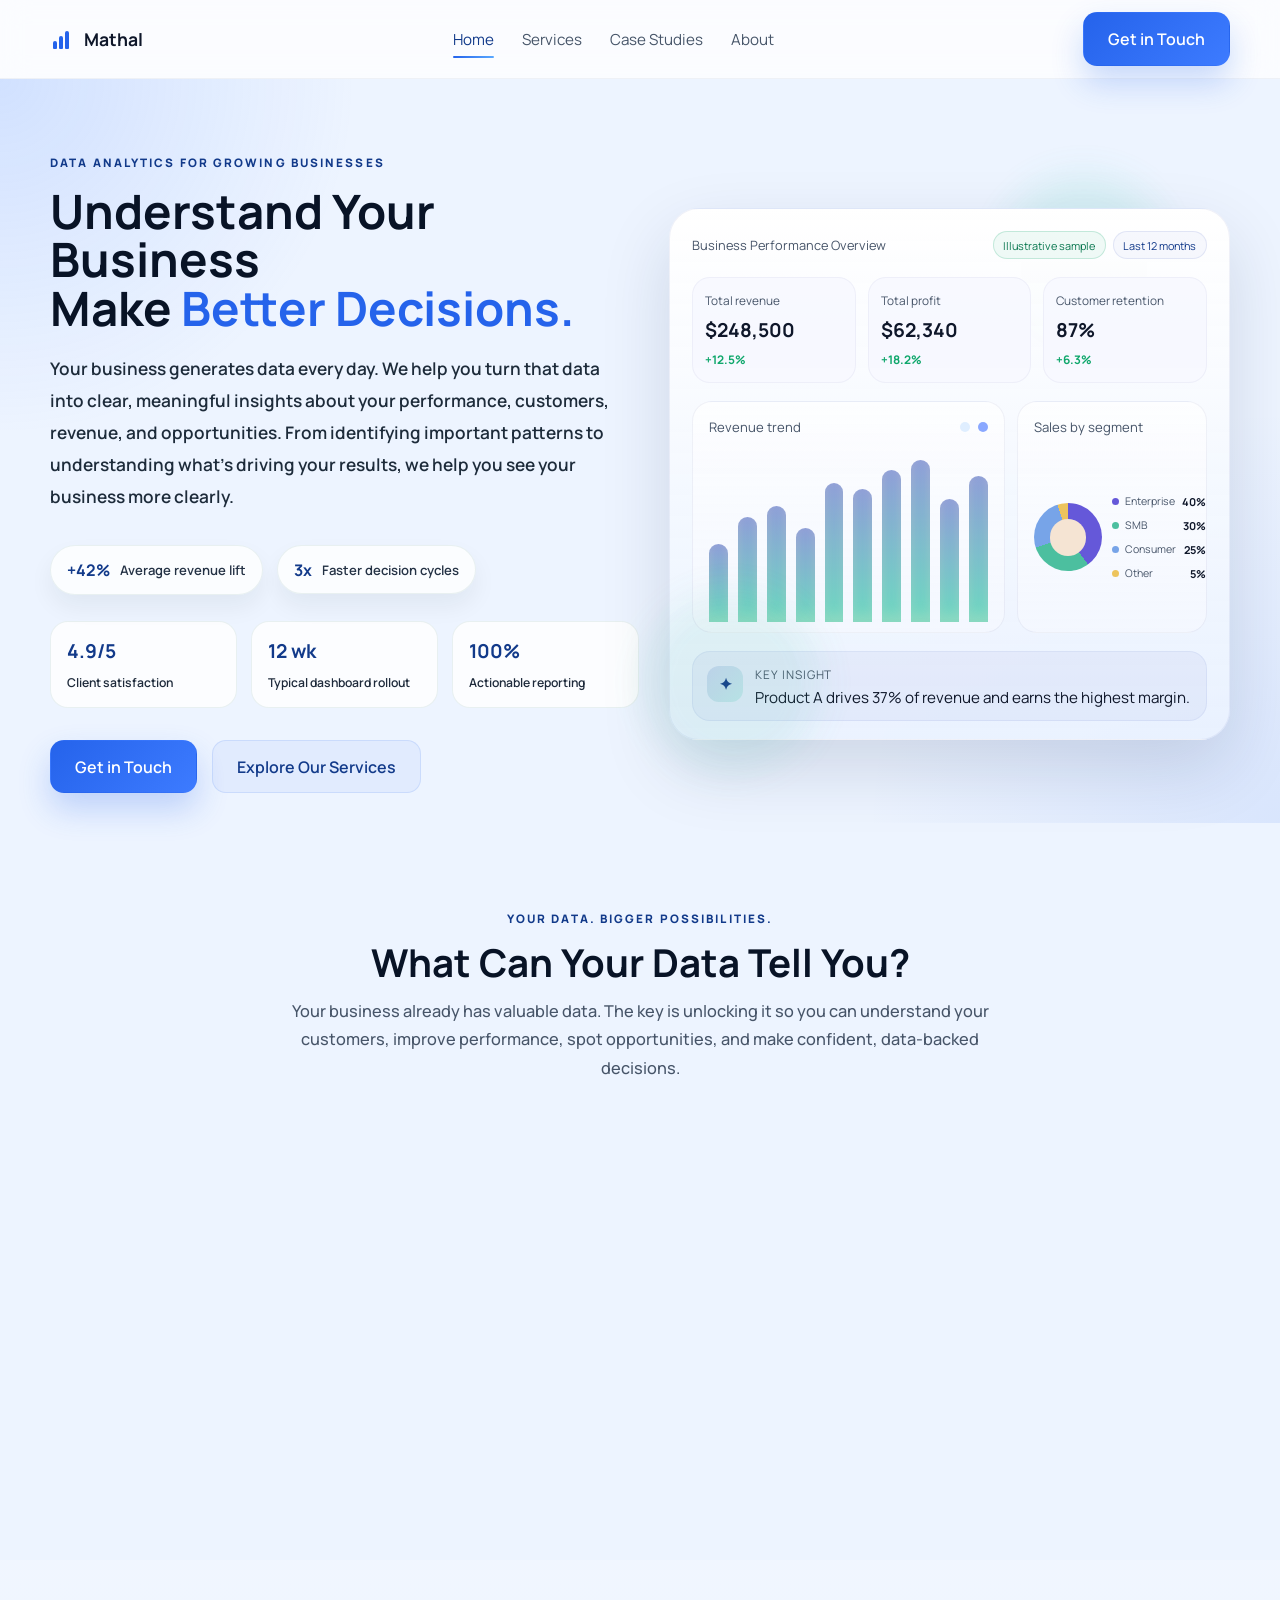
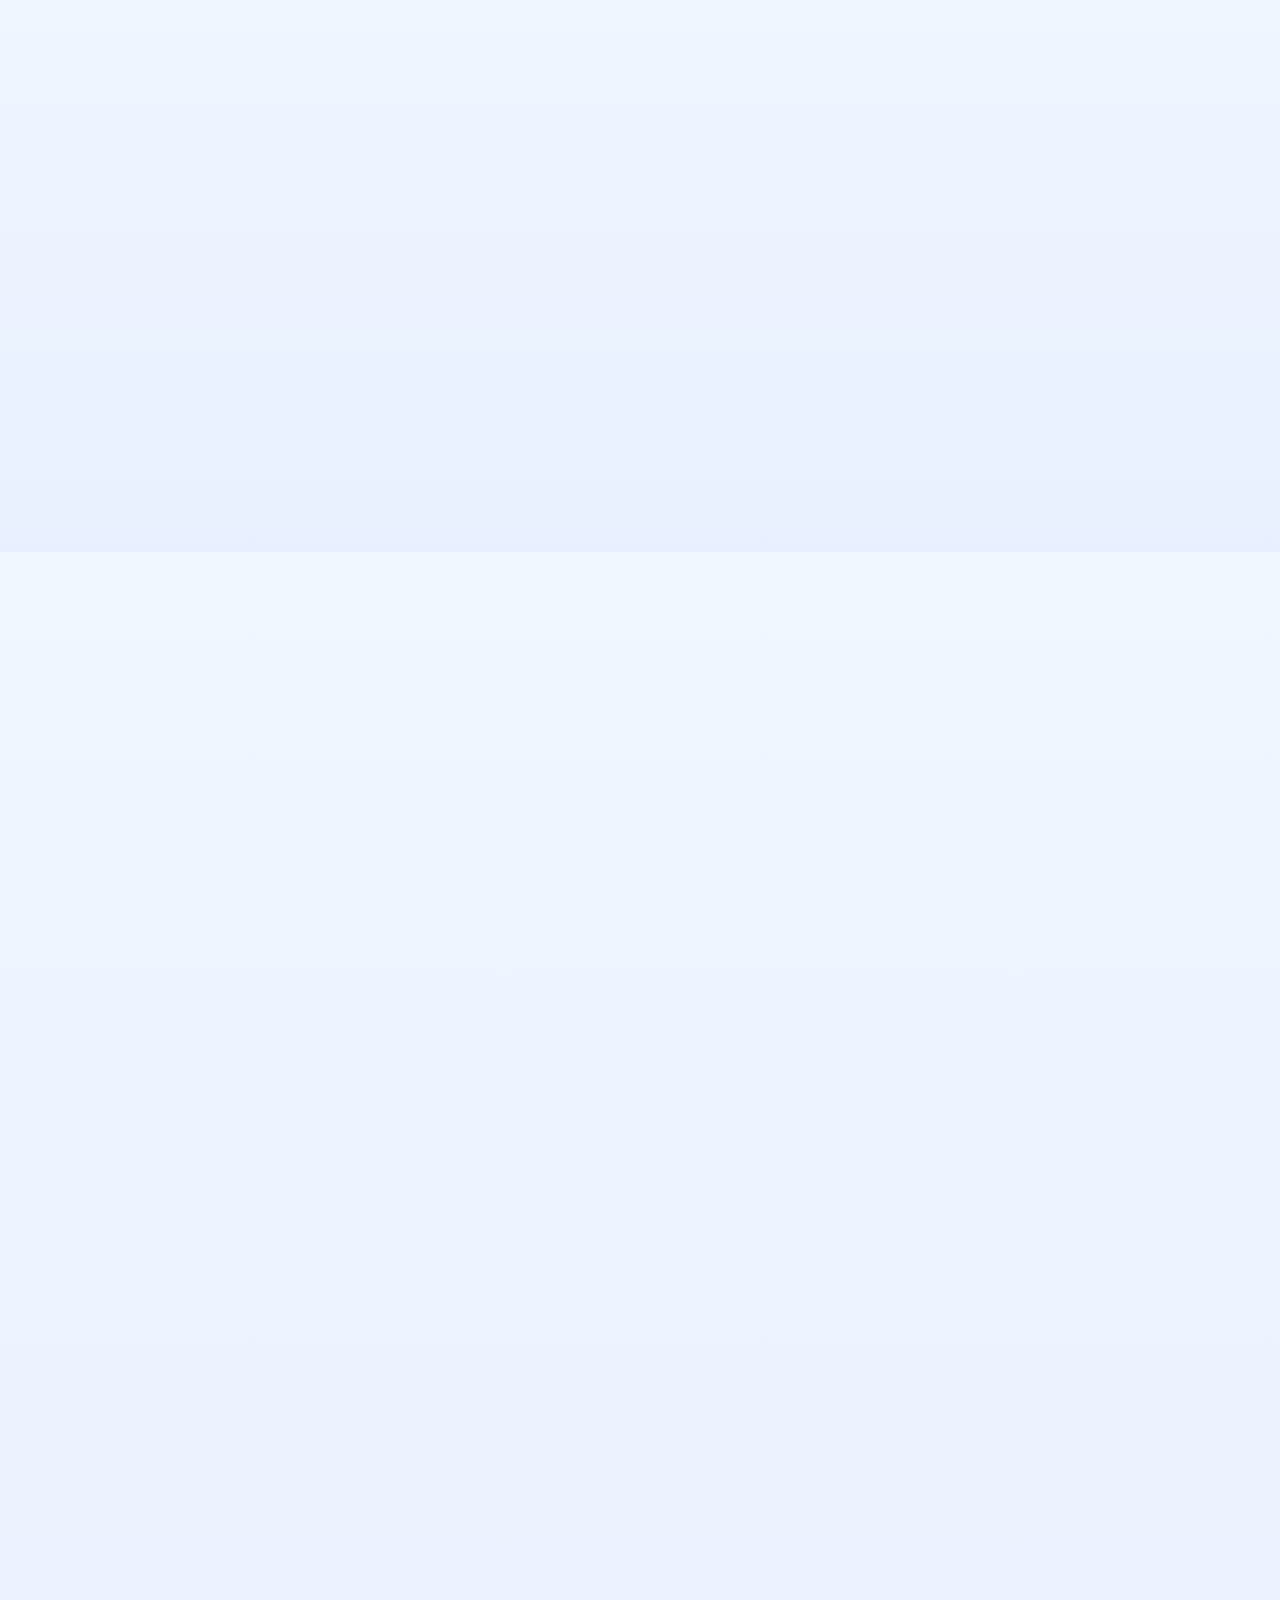
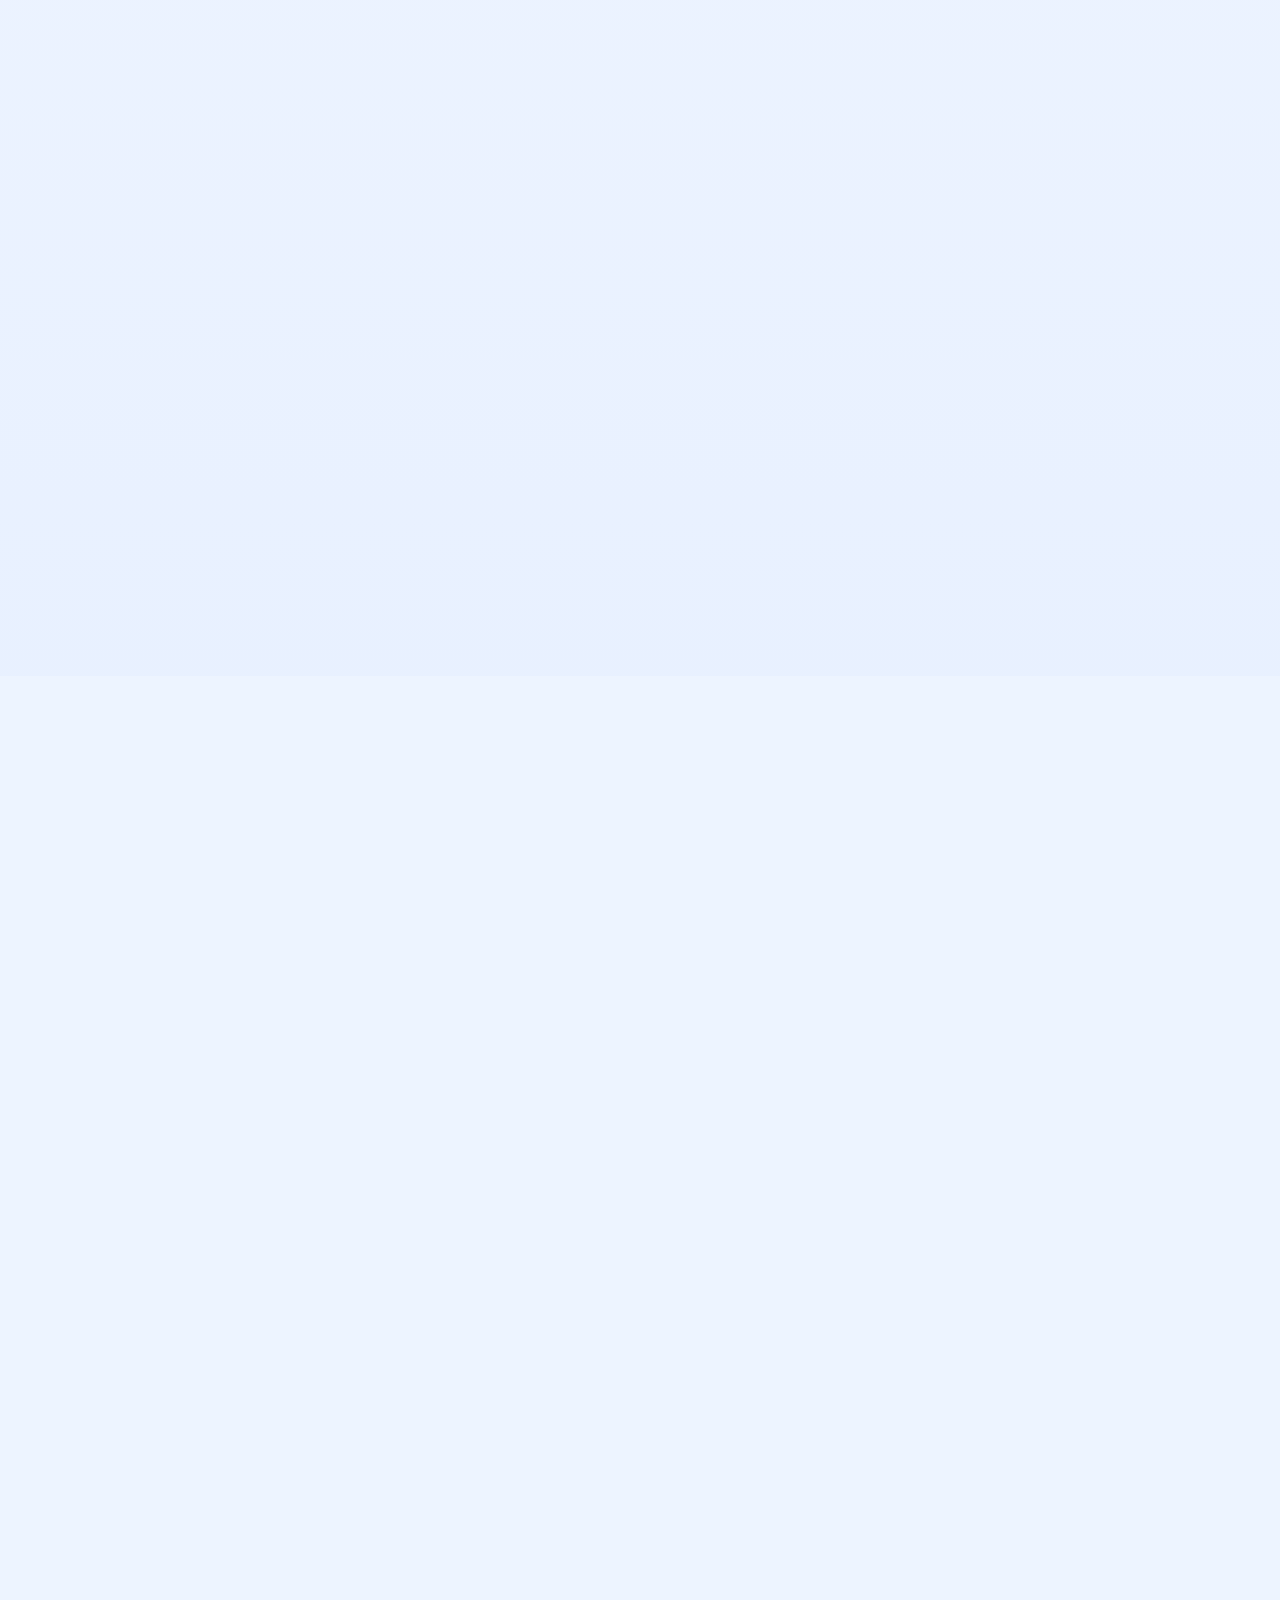
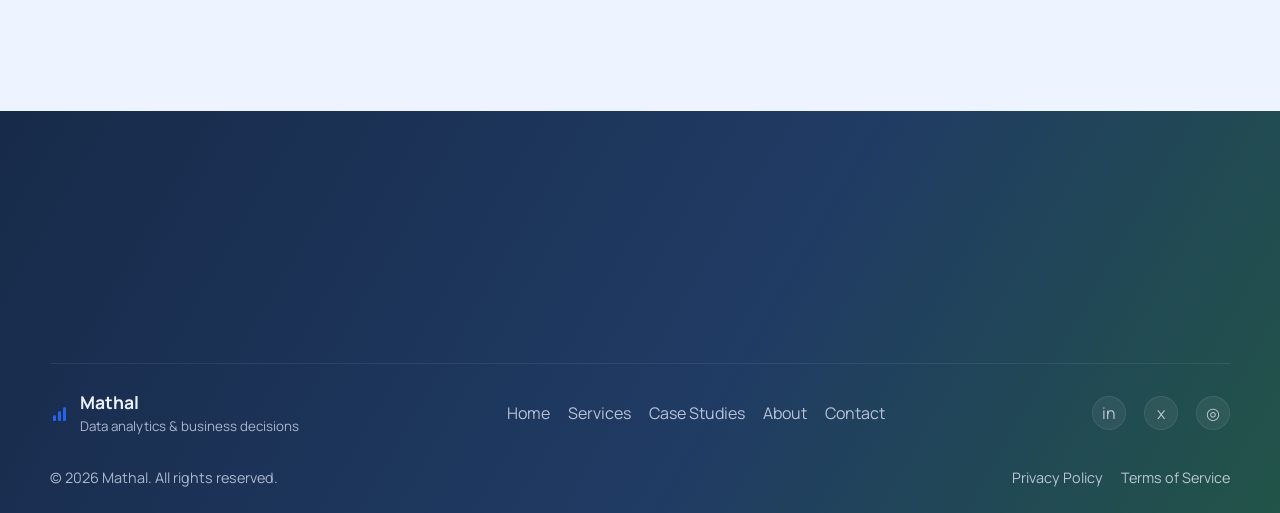
<file: index.html>
<!DOCTYPE html>
<html lang="en">
  <head>
    <meta charset="UTF-8" />
    <meta http-equiv="refresh" content="0; url=pages/index.html" />
    <meta name="viewport" content="width=device-width, initial-scale=1.0" />
    <meta
      name="description"
      content="Mathal analytics website. Redirecting to the homepage."
    />
    <title>Mathal | Redirecting</title>
    <link rel="canonical" href="/pages/index.html" />
  </head>
  <body>
    <p>Redirecting to the Mathal homepage...</p>
    <script>
      window.location.replace("../pages/index.html");
    </script>
  </body>
</html>
</file>
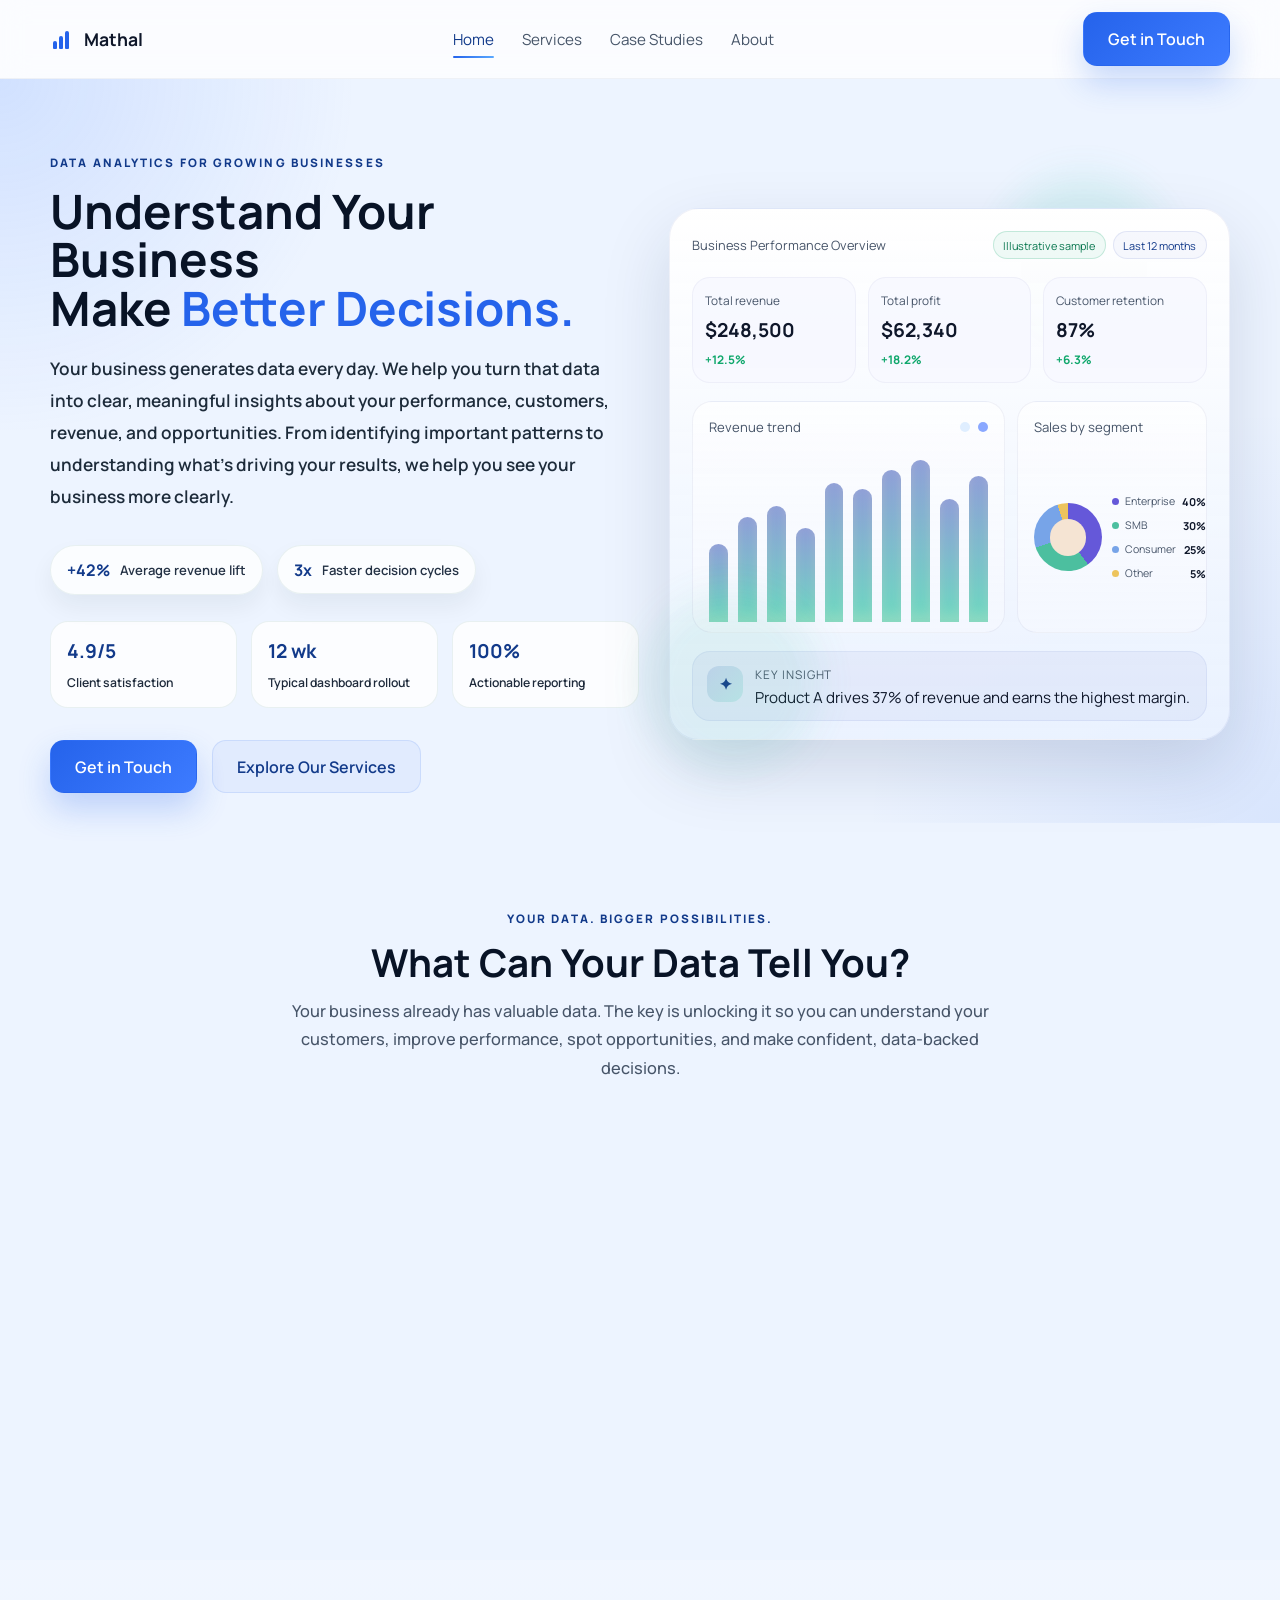
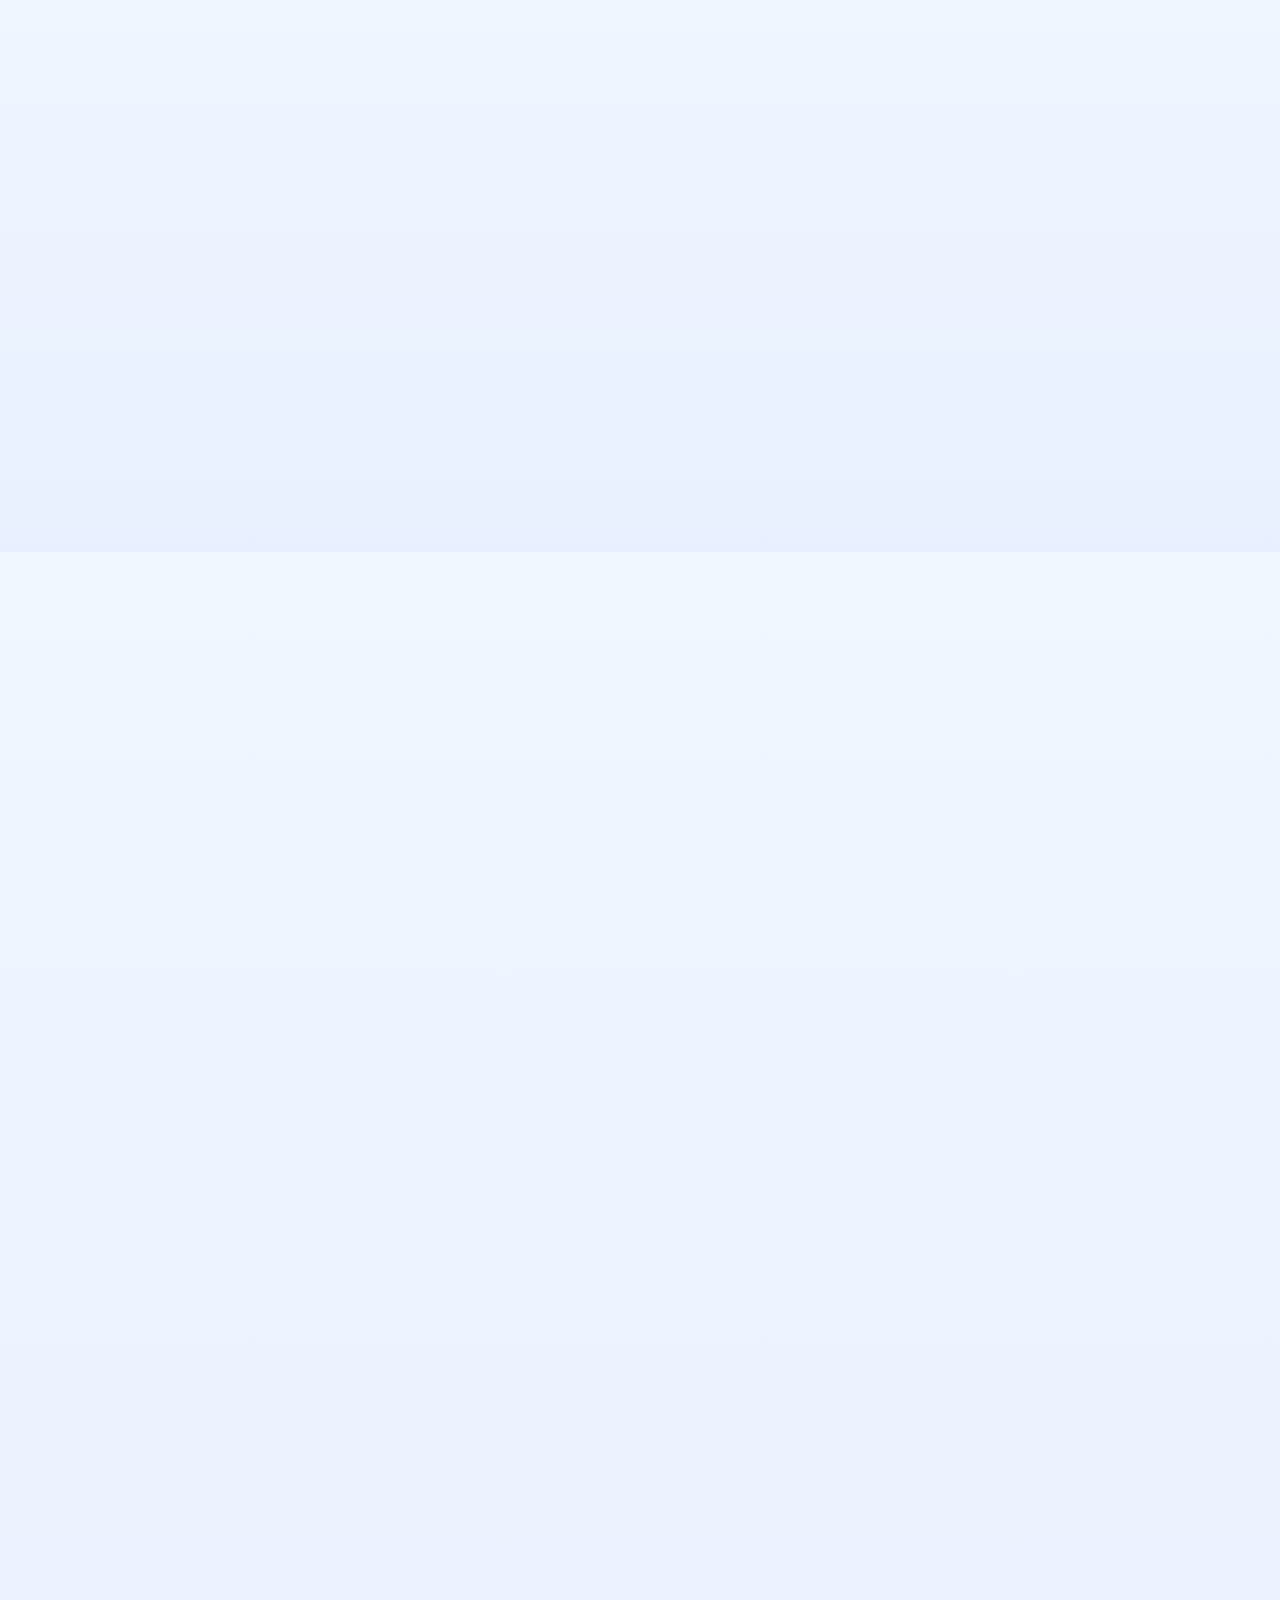
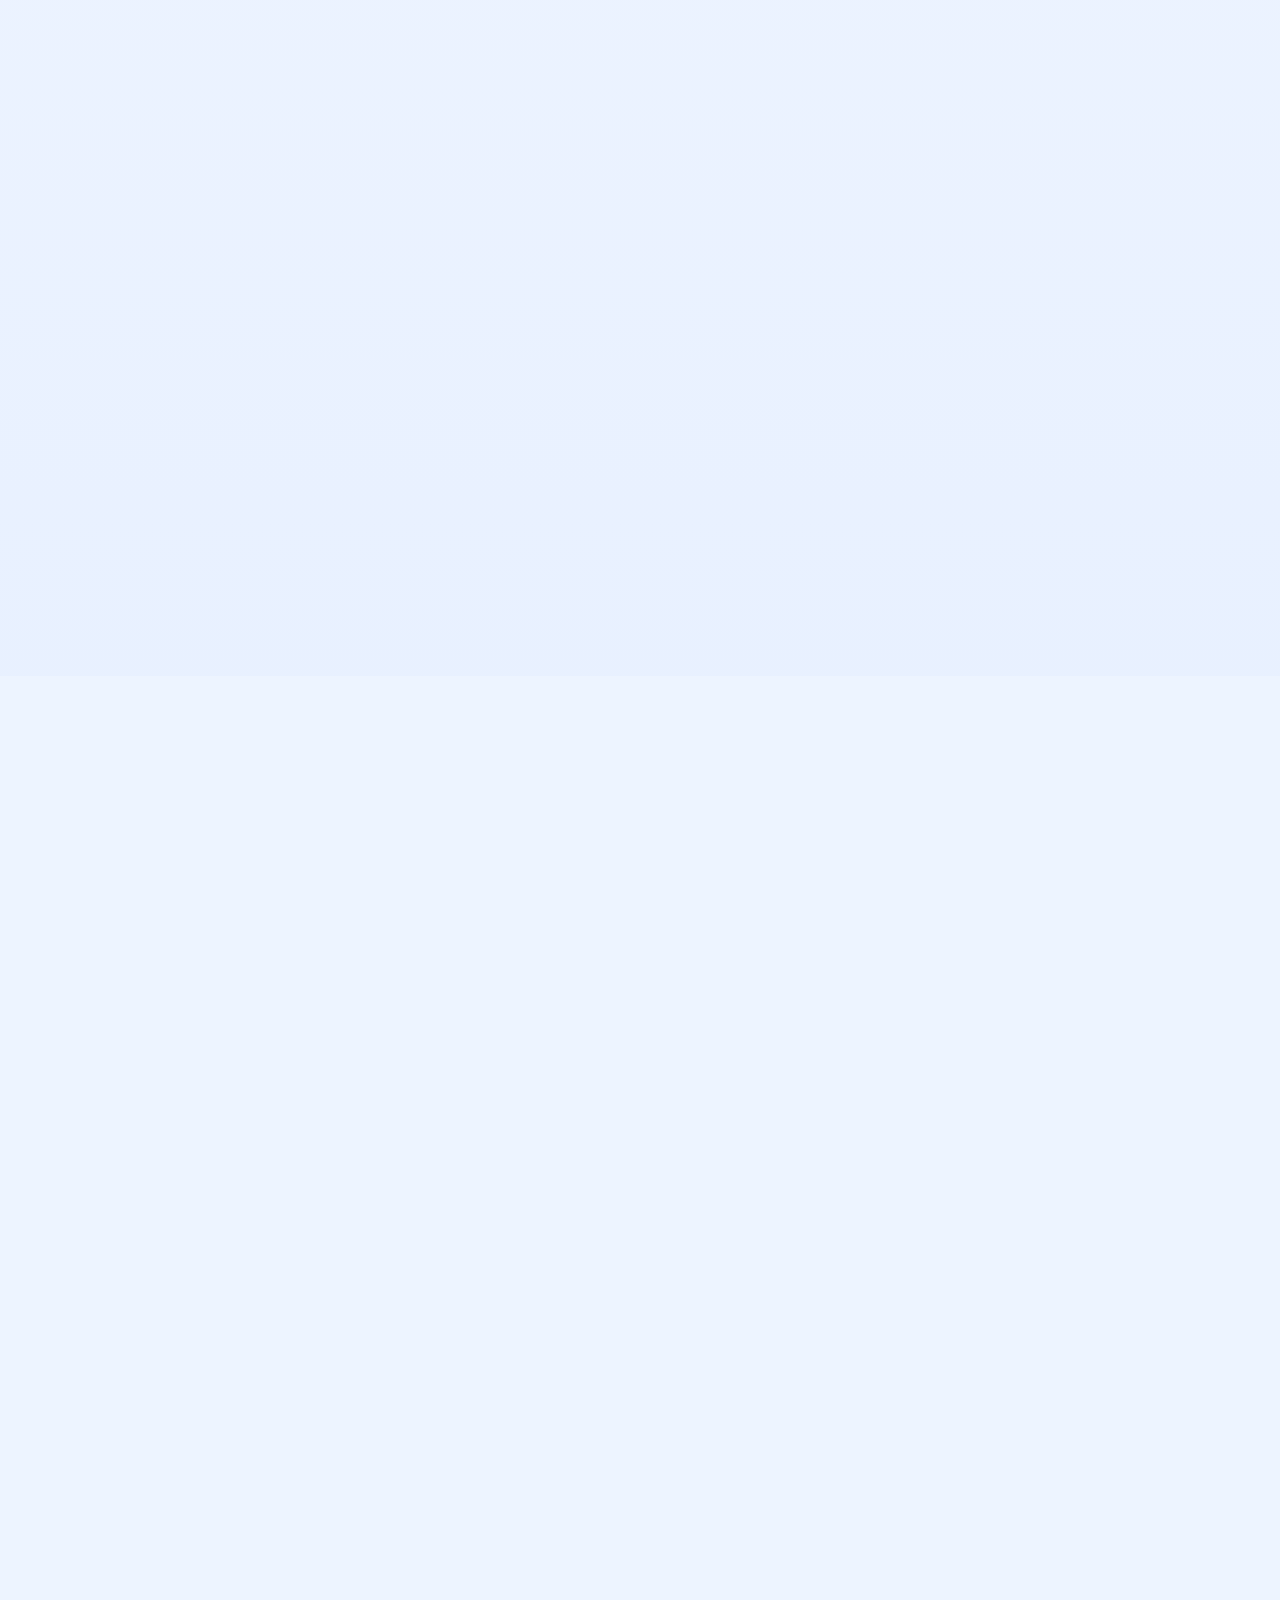
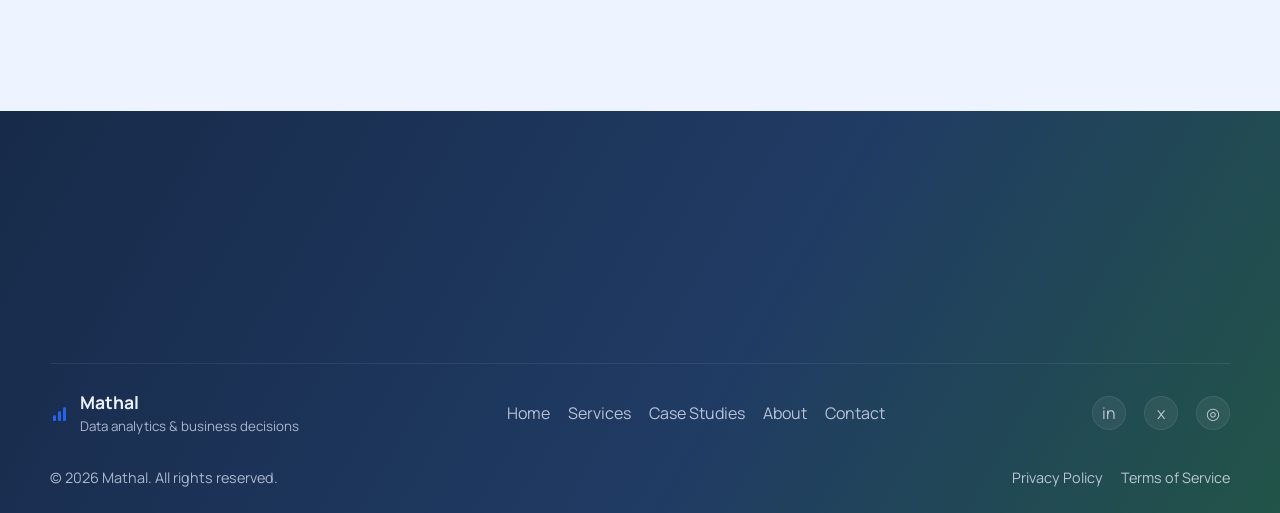
<file: pages/index.html>
<!DOCTYPE html>
<html lang="en">
  <head>
    <meta charset="UTF-8" />
    <meta name="viewport" content="width=device-width, initial-scale=1.0" />
    <meta
      name="description"
      content="Mathal turns complex data into clear business insights. Data analysis, dashboards, BI, and reporting for growing businesses."
    />
    <title>Mathal | Turn Data Into Better Decisions</title>
    <link rel="preconnect" href="https://fonts.googleapis.com" />
    <link rel="preconnect" href="https://fonts.gstatic.com" crossorigin />
    <link
      href="https://fonts.googleapis.com/css2?family=Manrope:wght@400;500;600;700;800&display=swap"
      rel="stylesheet"
    />
    <link rel="stylesheet" href="../assets/css/styles.css" />
  </head>
  <body>
    <div class="scroll-progress" aria-hidden="true"><span></span></div>
    <div class="page-shell">
      <header class="site-header">
        <div class="container header-wrap">
          <a href="index.html" class="brand" aria-label="Mathal homepage">
            <span class="brand-mark" aria-hidden="true"><i></i><i></i><i></i></span>
            <span class="brand-text">Mathal</span>
          </a>

          <nav class="main-nav" aria-label="Main navigation">
            <a href="#home" class="active">Home</a>
            <a href="#services">Services</a>
            <a href="#case-studies">Case Studies</a>
            <a href="#about">About</a>
          </nav>

          <a href="contact.html" class="button button-primary nav-cta">Get in Touch</a>

          <button class="mobile-toggle" aria-label="Toggle navigation" aria-expanded="false">
            <span></span>
            <span></span>
            <span></span>
          </button>
        </div>
      </header>

      <main>
        <section class="hero" id="home">
          <div class="container hero-grid">
            <div class="hero-copy reveal-up">
              <p class="eyebrow">DATA ANALYTICS FOR GROWING BUSINESSES</p>
              <h1>Understand Your Business <br />Make<span> Better Decisions.</span></h1>
              <p class="lead">
                Your business generates data every day. We help you turn that data into clear, meaningful insights about your performance, customers, revenue, and opportunities. From identifying important patterns to understanding what’s driving your results, we help you see your business more clearly.
              </p>

              <div class="hero-proof" aria-label="Business outcomes">
                <div class="proof-pill">
                  <strong>+42%</strong>
                  <span>Average revenue lift</span>
                </div>
                <div class="proof-pill">
                  <strong>3x</strong>
                  <span>Faster decision cycles</span>
                </div>
              </div>

              <div class="hero-metrics" aria-label="Performance metrics">
                <div>
                  <strong>4.9/5</strong>
                  <span>Client satisfaction</span>
                </div>
                <div>
                  <strong>12 wk</strong>
                  <span>Typical dashboard rollout</span>
                </div>
                <div>
                  <strong>100%</strong>
                  <span>Actionable reporting</span>
                </div>
              </div>

              <div class="hero-actions">
                <a href="#contact" class="button button-primary">Get in Touch</a>
                <a href="#services" class="button button-secondary">Explore Our Services</a>
              </div>
            </div>

            <div class="hero-visual reveal-up delay-1">
              <div class="dashboard-card">
                <div class="dashboard-topbar">
                  <span>Business Performance Overview</span>
                  <div class="dashboard-topbar-meta">
                    <span class="dashboard-sample-tag">Illustrative sample</span>
                    <span class="dashboard-period">Last 12 months</span>
                  </div>
                </div>

                <div class="stat-grid">
                  <div class="mini-stat">
                    <span>Total revenue</span>
                    <strong>$248,500</strong>
                    <em class="up">+12.5%</em>
                  </div>
                  <div class="mini-stat">
                    <span>Total profit</span>
                    <strong>$62,340</strong>
                    <em class="up">+18.2%</em>
                  </div>
                  <div class="mini-stat">
                    <span>Customer retention</span>
                    <strong>87%</strong>
                    <em class="up">+6.3%</em>
                  </div>
                </div>

                <div class="dashboard-charts">
                  <div class="chart-panel">
                    <div class="chart-header">
                      <span>Revenue trend</span>
                      <div class="dot-groups" aria-hidden="true">
                        <span class="dot dot-mint"></span>
                        <span class="dot dot-purple"></span>
                      </div>
                    </div>

                    <div class="chart-bars" role="img" aria-label="Illustrative monthly revenue trend, generally rising over the year">
                      <span style="--height: 48%"></span>
                      <span style="--height: 65%"></span>
                      <span style="--height: 72%"></span>
                      <span style="--height: 58%"></span>
                      <span style="--height: 86%"></span>
                      <span style="--height: 82%"></span>
                      <span style="--height: 94%"></span>
                      <span style="--height: 100%"></span>
                      <span style="--height: 76%"></span>
                      <span style="--height: 90%"></span>
                    </div>
                  </div>

                  <div class="chart-panel segment-panel">
                    <div class="chart-header"><span>Sales by segment</span></div>
                    <div class="segment-content">
                      <div class="sales-donut" role="img" aria-label="Illustrative sales mix: Enterprise 40 percent, SMB 30 percent, Consumer 25 percent, Other 5 percent"></div>
                      <ul class="segment-legend">
                        <li><i></i><span>Enterprise</span><strong>40%</strong></li>
                        <li><i></i><span>SMB</span><strong>30%</strong></li>
                        <li><i></i><span>Consumer</span><strong>25%</strong></li>
                        <li><i></i><span>Other</span><strong>5%</strong></li>
                      </ul>
                    </div>
                  </div>
                </div>

                <div class="insight-card">
                  <div class="insight-icon">✦</div>
                  <div>
                    <small>Key insight</small>
                    <p>Product A drives 37% of revenue and earns the highest margin.</p>
                  </div>
                </div>
              </div>
            </div>
          </div>
        </section>

        <section class="section outcomes-section" id="outcomes">
          <div class="container narrow">
            <p class="eyebrow text-center">YOUR DATA. BIGGER POSSIBILITIES.</p>
            <h2 class="section-title text-center">What Can Your Data Tell You?</h2>
            <p class="section-intro text-center">Your business already has valuable data. The key is unlocking it so you can understand your customers, improve performance, spot opportunities, and make confident, data-backed decisions.</p>

            <div class="feature-grid">
              <article class="feature-card reveal-up">
                <div class="feature-icon">◌</div>
                <h3>More Sales</h3>
                <p>Find what drives revenue and what’s holding you back.</p>
              </article>

              <article class="feature-card reveal-up delay-1">
                <div class="feature-icon">◍</div>
                <h3>Better Customer Retention</h3>
                <p>Understand your customers and keep them coming back.</p>
              </article>

              <article class="feature-card reveal-up delay-2">
                <div class="feature-icon">◎</div>
                <h3>High-Performing Marketing</h3>
                <p>See what’s working, and cut what’s not.</p>
              </article>

              <article class="feature-card reveal-up delay-3">
                <div class="feature-icon">◐</div>
                <h3>Product Adoption</h3>
                <p>Know what users love, and what to improve.</p>
              </article>

              <article class="feature-card reveal-up delay-4">
                <div class="feature-icon">◔</div>
                <h3>Overall Business Performance</h3>
                <p>Get a clear picture of your business in real time.</p>
              </article>
            </div>

            <div class="cta-inline reveal-up">
              <a href="#services" class="button button-primary">Explore Our Services</a>
            </div>
          </div>
        </section>

        <section class="section platform-section" id="platform">
          <div class="container">
            <div class="section-heading text-center reveal-up">
              <h2 class="section-title">A smarter way to turn data into decisions.</h2>
              <p>We combine strategic insight, business understanding, and clear reporting so teams can move faster with confidence.</p>
            </div>

            <div class="platform-grid">
              <article class="platform-card reveal-up">
                <span class="platform-badge">01</span>
                <h3>Data foundations</h3>
                <p>We clean, structure, and connect the data that drives your business so every decision is grounded in reality.</p>
              </article>

              <article class="platform-card reveal-up delay-1">
                <span class="platform-badge">02</span>
                <h3>Executive dashboards</h3>
                <p>From sales to retention to profitability, we build dashboards that surface what matters most at a glance.</p>
              </article>

              <article class="platform-card reveal-up delay-2">
                <span class="platform-badge">03</span>
                <h3>Growth recommendations</h3>
                <p>We translate findings into actions, priorities, and next steps your leaders can implement immediately.</p>
              </article>
            </div>
          </div>
        </section>

        <section class="section alt-section" id="services">
          <div class="container">
            <div class="section-heading text-center reveal-up">
              <p class="eyebrow">OUR SERVICES</p>
              <h2 class="section-title">Analytics Built Around What Matters to Your Business</h2>
            </div>

            <div class="services-intro reveal-up">
              <div class=" text-center">
                <p>Every business has different goals, challenges, and questions. That’s why we don’t take a one-size-fits-all approach to analytics.</p>
                <p>We focus on the data that matters to your business, uncover what it is telling you, and turn those findings into clear insights that help you make better decisions, improve performance, and identify opportunities for growth.</p>
              </div>
            </div>

            <div class="service-grid">
              <article class="service-card reveal-up">
                <div class="service-icon">◫</div>
                <h3>Business Performance Analytics</h3>
                <p>Understand how your business is performing and where attention is needed.</p>
                <ul>
                  <li>How is the business performing overall?</li>
                  <li>What is driving growth or decline?</li>
                  <li>Where are we losing money or performance?</li>
                </ul>
                <span class="service-outcome">Outcome: A clearer picture of business performance and where to focus next.</span>
              </article>

              <article class="service-card reveal-up delay-1">
                <div class="service-icon">◎</div>
                <h3>Customer Analytics</h3>
                <p>Understand who your customers are, what they do, and why they stay or leave.</p>
                <ul>
                  <li>Who are our most valuable customers?</li>
                  <li>Why are customers leaving?</li>
                  <li>What do our best customers have in common?</li>
                </ul>
                <span class="service-outcome">Outcome: Better understanding of your customers and clearer opportunities to improve retention and revenue.</span>
              </article>

              <article class="service-card reveal-up delay-2">
                <div class="service-icon">◴</div>
                <h3>Sales &amp; Revenue Analytics</h3>
                <p>Understand what is driving revenue and where more revenue may be possible.</p>
                <ul>
                  <li>What products or services generate the most revenue?</li>
                  <li>Where is revenue growing or declining?</li>
                  <li>Which sales opportunities have the strongest potential?</li>
                </ul>
                <span class="service-outcome">Outcome: Clearer understanding of revenue drivers and opportunities for growth.</span>
              </article>

              <article class="service-card reveal-up delay-3">
                <div class="service-icon">◩</div>
                <h3>Marketing Analytics</h3>
                <p>Understand what is actually working in your marketing.</p>
                <ul>
                  <li>Which channels bring the best customers?</li>
                  <li>Where are we spending money without enough return?</li>
                  <li>Should we increase, reduce, or rethink a channel?</li>
                </ul>
                <span class="service-outcome">Outcome: Better marketing decisions based on what the data shows.</span>
              </article>

              <article class="service-card reveal-up delay-4">
                <div class="service-icon">◨</div>
                <h3>Product Analytics</h3>
                <p>Understand how customers interact with your product or service and where opportunities exist.</p>
                <ul>
                  <li>Which features are most used?</li>
                  <li>Where are customers dropping off?</li>
                  <li>What could improve adoption or retention?</li>
                </ul>
                <span class="service-outcome">Outcome: A clearer understanding of product performance and where to focus improvement.</span>
              </article>

              <article class="service-card reveal-up delay-5">
                <div class="service-icon">◭</div>
                <h3>Data Visualization &amp; Reporting</h3>
                <p>Turn business data into information your team can actually understand and use.</p>
                <ul>
                  <li>What is happening in the business right now?</li>
                  <li>Which numbers need attention?</li>
                  <li>What should leadership monitor regularly?</li>
                </ul>
                <span class="service-outcome">Outcome: Clear, useful reporting that makes important business information easier to access and act on.</span>
              </article>

              <article class="service-card service-card--featured reveal-up delay-6">
                <div class="service-badge">Strategic Advantage</div>
                <div class="service-icon">✦</div>
                <h3>Business Analysis &amp; Decision Support</h3>
                <p>Make important business decisions with a clearer view of what your data is telling you.</p>
                <ul>
                  <li>Should we launch this new product?</li>
                  <li>Which customers are most likely to buy it?</li>
                  <li>Where should we focus our next growth effort?</li>
                </ul>
                <span class="service-outcome">Outcome: A clearer understanding of the opportunity, risks, and what the available data suggests you should consider doing next.</span>
              </article>
            </div>
          </div>
        </section>

        <section class="section case-section" id="case-studies">
          <div class="container">
            <div class="section-heading reveal-up">
              <p class="eyebrow text-center">CASE STUDIES</p>
              <h2 class="section-title">Real Businesses. Measurable Results.</h2>
              <p>See how thoughtful analysis turns business data into actionable growth.</p>
            </div>

            <div class="case-grid">
              <a class="case-card reveal-up" href="project.html?project=ecommerce" aria-label="View E-commerce and profitability analysis">
                <div class="case-image case-image--commerce" aria-hidden="true">
                  <iframe class="case-cover-frame" src="../E-Commerce and Profitability Analytics/E-Commerce and Profitability Analysis.pdf#page=1&amp;zoom=page-fit&amp;toolbar=0&amp;navpanes=0&amp;scrollbar=0" title="E-commerce report cover" tabindex="-1" loading="lazy"></iframe>
                </div>
                <div class="case-body">
                  <span class="case-category">E-COMMERCE · PROFITABILITY</span>
                  <h3>Uncovered products and promotions eroding profitability.</h3>
                  <p>Used sales, margin, returns, and discount data to identify profit leaks and recommend practical improvements.</p>
                  <span class="case-link">Read case study <span aria-hidden="true">↗</span></span>
                </div>
              </a>

              <a class="case-card reveal-up delay-1" href="project.html?project=marketing" aria-label="View marketing and customer acquisition analysis">
                <div class="case-image case-image--marketing" aria-hidden="true">
                  <iframe class="case-cover-frame" src="../Marketing and Customer Acquisition Analytics/Marketing and Customer Acquisition Analysis.pdf#page=1&amp;zoom=page-fit&amp;toolbar=0&amp;navpanes=0&amp;scrollbar=0" title="Marketing report cover" tabindex="-1" loading="lazy"></iframe>
                </div>
                <div class="case-body">
                  <span class="case-category">MARKETING · CUSTOMER ACQUISITION</span>
                  <h3>Found growth opportunities in channel performance.</h3>
                  <p>Compared channel spend, contribution margin, and customer segments to guide smarter campaign investment.</p>
                  <span class="case-link">Read case study <span aria-hidden="true">↗</span></span>
                </div>
              </a>

              <a class="case-card reveal-up delay-2" href="project.html?project=saas" aria-label="View SaaS subscription and churn analysis">
                <div class="case-image case-image--saas" aria-hidden="true">
                  <iframe class="case-cover-frame" src="../SaaS Subscription and Churn Analytics/SaaS Subscription and Churn Analysis.pdf#page=1&amp;zoom=page-fit&amp;toolbar=0&amp;navpanes=0&amp;scrollbar=0" title="SaaS report cover" tabindex="-1" loading="lazy"></iframe>
                </div>
                <div class="case-body">
                  <span class="case-category">SAAS · SUBSCRIPTIONS &amp; CHURN</span>
                  <h3>Mapped churn risk through customer behavior.</h3>
                  <p>Analyzed subscription, product usage, and support data to surface retention risks and product opportunities.</p>
                  <span class="case-link">Read case study <span aria-hidden="true">↗</span></span>
                </div>
              </a>
            </div>
          </div>
        </section>

        <section class="section process-section">
          <div class="container">
            <div class="section-heading reveal-up">
              <p class="eyebrow">HOW WE WORK</p>
              <h2 class="section-title">A simple, collaborative process.</h2>
              <p>We keep things clear and collaborative so you get real value, fast.</p>
            </div>

            <div class="process-grid">
              <article class="process-step reveal-up">
                <span class="step-number">01</span>
                <h3>Discover</h3>
                <p>We learn about your business goals and data challenges.</p>
              </article>

              <article class="process-step reveal-up delay-1">
                <span class="step-number">02</span>
                <h3>Analyze</h3>
                <p>We explore your data and find what matters.</p>
              </article>

              <article class="process-step reveal-up delay-2">
                <span class="step-number">03</span>
                <h3>Deliver</h3>
                <p>You get clear reports, dashboards, and actionable insights.</p>
              </article>

              <article class="process-step reveal-up delay-3">
                <span class="step-number">04</span>
                <h3>Support</h3>
                <p>We help you apply the insights and track progress.</p>
              </article>

              <article class="process-step reveal-up delay-4">
                <span class="step-number">05</span>
                <h3>Grow</h3>
                <p>We continue to support your long-term success.</p>
              </article>
            </div>
          </div>
        </section>

        <section class="section support-section">
          <div class="container">
            <div class="support-layout">
              <div class="support-intro reveal-up">
                <p class="eyebrow">ANALYTICS SUPPORT THAT FITS YOUR BUSINESS</p>
                <h2 class="section-title">Choose the level of support that works for you.</h2>
                <p>Whether you need a quick answer or a long-term partner, we have flexible options to match your goals and stage of growth.</p>
                <a href="contact.html" class="button button-primary">Discuss Your Needs</a>
              </div>

              <div class="support-grid">
                <article class="support-card reveal-up" data-support-card>
                  <div class="support-icon">01</div>
                  <h3>One-Time Analytics</h3>
                  <p class="support-tagline">Answer one specific business question.</p>
                  <div class="support-card__meta">
                    <p>Focused support for a single business challenge or opportunity.</p>
                    <button class="support-card__button" type="button">Learn more</button>
                  </div>
                  <div class="support-card__full-content" hidden>
                    <p>For businesses that need focused analysis to understand a specific problem, opportunity, or area of performance.</p>
                    <ul>
                      <li>Business and data discovery</li>
                      <li>Analysis of one defined business question or area</li>
                      <li>Data preparation and analysis</li>
                      <li>Key findings and business insights</li>
                      <li>Actionable recommendations</li>
                      <li>Final presentation of findings</li>
                    </ul>
                    <p class="support-outcome">What You Get: Analysis → Findings → Business Insights → Recommendations</p>
                  </div>
                  <a href="contact.html">Start a Project</a>
                </article>

                <article class="support-card reveal-up delay-1" data-support-card>
                  <div class="support-icon">02</div>
                  <h3>Growth Analytics Partnership</h3>
                  <p class="support-tagline">Ongoing support for growing businesses.</p>
                  <div class="support-card__meta">
                    <p>Ongoing visibility into performance, customers, revenue, and opportunities.</p>
                    <button class="support-card__button" type="button">Learn more</button>
                  </div>
                  <div class="support-card__full-content" hidden>
                    <p>For growing businesses that need ongoing visibility into performance, customers, revenue, and opportunities without building a full in-house analytics function.</p>
                    <ul>
                      <li>Understand your business model, goals, and KPIs</li>
                      <li>Monitor revenue, customer, marketing, and product performance</li>
                      <li>Identify growth opportunities and decline risks</li>
                      <li>Support decisions with clear business analysis</li>
                      <li>Monthly reporting and quarterly business review</li>
                    </ul>
                    <p class="support-outcome">What You Get: Ongoing Analysis → Clear Insights → Business Recommendations → Decision Support</p>
                  </div>
                  <a href="#contact">Talk About a Partnership</a>
                </article>

                <article class="support-card reveal-up delay-2" data-support-card>
                  <div class="support-icon">03</div>
                  <h3>Business Intelligence Partner</h3>
                  <p class="support-tagline">Long-term analytics built into how you grow.</p>
                  <div class="support-card__meta">
                    <p>Deeper strategic partnership across multiple areas of the business.</p>
                    <button class="support-card__button" type="button">Learn more</button>
                  </div>
                  <div class="support-card__full-content" hidden>
                    <p>For businesses that want a deeper, long-term analytics partnership across multiple areas of the business.</p>
                    <ul>
                      <li>Deeper business analysis across revenue, customers, marketing, and products</li>
                      <li>Advanced customer segmentation and product analysis</li>
                      <li>Forecasting, trend analysis, and opportunity review</li>
                      <li>Executive-level analytics and leadership decision support</li>
                      <li>Strategic roadmap and annual business performance review</li>
                    </ul>
                    <p class="support-outcome">What You Get: Deeper Analysis → Strategic Insights → Better Business Decisions → Long-Term Growth Intelligence</p>
                  </div>
                  <a href="#contact">Become a BI Partner</a>
                </article>
              </div>

              <div class="support-modal" id="support-modal" aria-hidden="true">
                <div class="support-modal__backdrop" data-close-modal></div>
                <div class="support-modal__panel" role="dialog" aria-modal="true" aria-labelledby="support-modal-title">
                  <button class="support-modal__close" type="button" aria-label="Close support details">×</button>
                  <div class="support-modal__content" id="support-modal-content"></div>
                </div>
              </div>
            </div>
          </div>
        </section>

        <section class="section about-section" id="about">
          <div class="container about-grid">
            <div class="about-media reveal-up">
              <div class="about-photo"></div>
            </div>

            <div class="about-copy reveal-up delay-1">
              <p class="eyebrow">ABOUT MATHAL</p>
              <h2 class="section-title">We’re a data analytics company built for growing businesses.</h2>
              <p>
                Mathal was founded on a simple belief: every business has valuable data, and making it clear helps unlock real growth.
              </p>
              <p>
                We work with growing businesses to understand their data, answer important business questions, and turn useful insights into action.
              </p>

              <div class="about-highlights">
                <article class="about-point">
                  <span class="about-point-icon" aria-hidden="true">◈</span>
                  <div><h3>Business-focused</h3><p>We understand your goals, not just your data.</p></div>
                </article>
                <article class="about-point">
                  <span class="about-point-icon" aria-hidden="true">↗</span>
                  <div><h3>Practical insights</h3><p>Clear, actionable recommendations.</p></div>
                </article>
                <article class="about-point">
                  <span class="about-point-icon" aria-hidden="true">◎</span>
                  <div><h3>Flexible and collaborative</h3><p>We work with you, not just for you.</p></div>
                </article>
              </div>

              <a href="contact.html" class="button button-primary">Talk with Mathal</a>
            </div>
          </div>
        </section>
      </main>

      <footer class="site-footer" id="contact">
        <div class="container footer-cta reveal-up">
          <div>
            <p class="eyebrow">LET'S TALK</p>
            <h2>Your data has potential. Let’s unlock it together.</h2>
            <p>Tell us about your business and what you’d like to achieve. We’ll get back to you within 24 hours.</p>
          </div>

          <a href="contact.html" class="button button-primary">Get in Touch</a>
        </div>

        <div class="container footer-bottom">
          <div class="footer-brand">
            <div class="brand-mark small" aria-hidden="true"><i></i><i></i><i></i></div>
            <div>
              <strong>Mathal</strong>
              <small>Data analytics & business decisions</small>
            </div>
          </div>

          <nav class="footer-nav" aria-label="Footer navigation">
            <a href="#home">Home</a>
            <a href="#services">Services</a>
            <a href="#case-studies">Case Studies</a>
            <a href="#about">About</a>
            <a href="contact.html">Contact</a>
          </nav>

          <div class="socials" aria-label="Social links">
            <a href="#" aria-label="LinkedIn">in</a>
            <a href="#" aria-label="X / Twitter">x</a>
            <a href="#" aria-label="Instagram">◎</a>
          </div>
        </div>

        <div class="container footer-meta">
          <span>© <span id="year"></span> Mathal. All rights reserved.</span>
          <div>
            <a href="#">Privacy Policy</a>
            <a href="#">Terms of Service</a>
          </div>
        </div>
      </footer>
    </div>

    <script src="../assets/js/script.js"></script>
  </body>
</html>
</file>
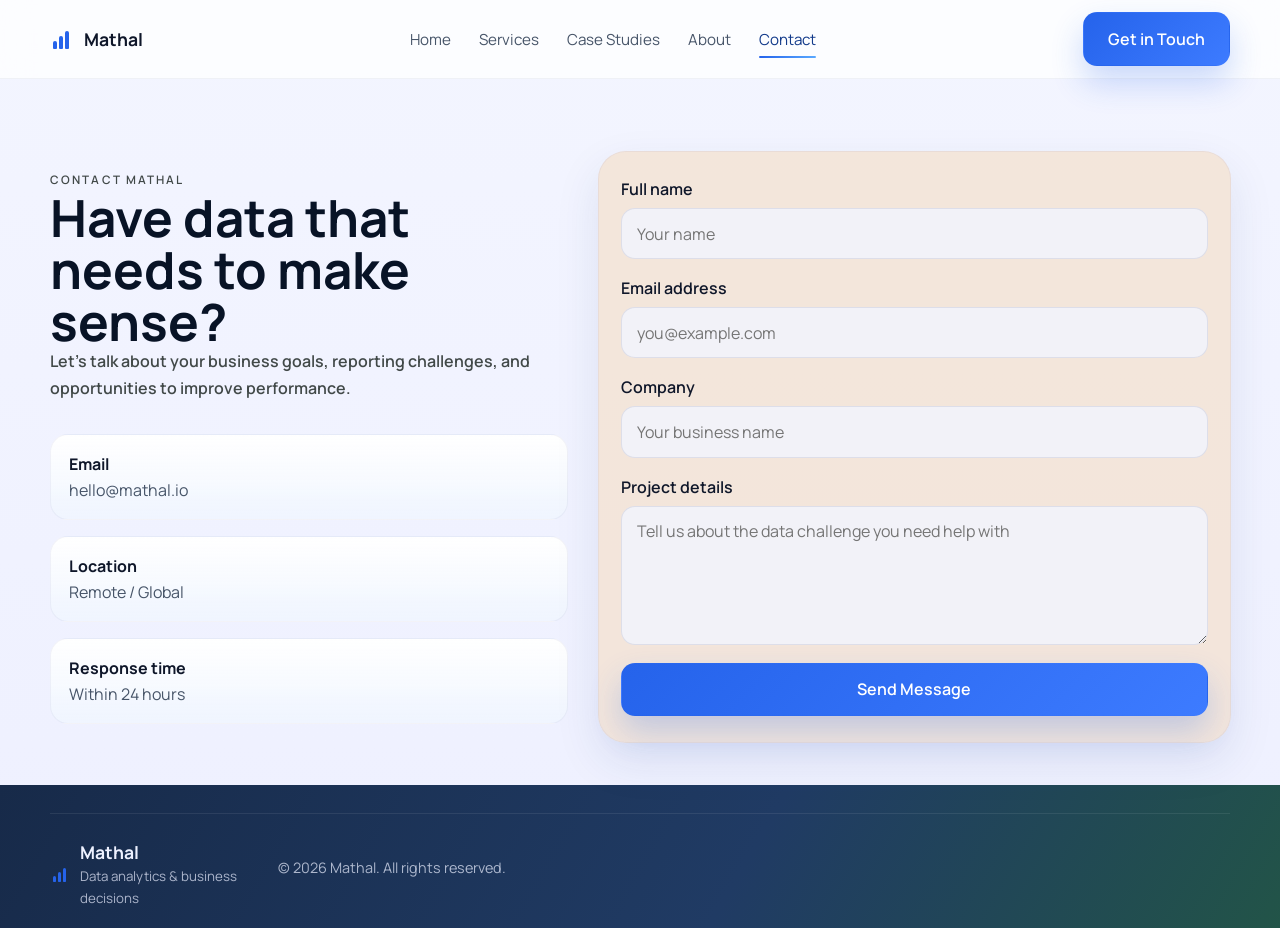
<file: pages/contact.html>
<!DOCTYPE html>
<html lang="en">
  <head>
    <meta charset="UTF-8" />
    <meta name="viewport" content="width=device-width, initial-scale=1.0" />
    <title>Contact Mathal | Turn Data Into Better Decisions</title>
    <meta name="description" content="Contact Mathal for custom data analysis, dashboards, and business intelligence support." />
    <link rel="preconnect" href="https://fonts.googleapis.com" />
    <link rel="preconnect" href="https://fonts.gstatic.com" crossorigin />
    <link href="https://fonts.googleapis.com/css2?family=Manrope:wght@400;500;600;700;800&display=swap" rel="stylesheet" />
    <link rel="stylesheet" href="../assets/css/styles.css" />
  </head>
  <body class="contact-page">
    <header class="site-header">
      <div class="container header-wrap">
        <a href="index.html" class="brand" aria-label="Mathal homepage">
          <span class="brand-mark" aria-hidden="true"><i></i><i></i><i></i></span>
          <span class="brand-text">Mathal</span>
        </a>

        <nav class="main-nav" aria-label="Main navigation">
          <a href="index.html#home">Home</a>
          <a href="index.html#services">Services</a>
          <a href="index.html#case-studies">Case Studies</a>
          <a href="index.html#about">About</a>
          <a href="contact.html" class="active">Contact</a>
        </nav>

        <a href="contact.html" class="button button-primary nav-cta">Get in Touch</a>

        <button class="mobile-toggle" aria-label="Toggle navigation" aria-expanded="false">
          <span></span>
          <span></span>
          <span></span>
        </button>
      </div>
    </header>

    <main class="contact-main">
      <section class="contact-hero">
        <div class="container contact-grid">
          <div class="contact-copy reveal-up">
            <p class="eyebrow">CONTACT MATHAL</p>
            <h1>Have data that needs to make sense?</h1>
            <p>
              Let’s talk about your business goals, reporting challenges, and opportunities to improve performance.
            </p>

            <div class="contact-points">
              <div>
                <strong>Email</strong>
                <span>hello@mathal.io</span>
              </div>
              <div>
                <strong>Location</strong>
                <span>Remote / Global</span>
              </div>
              <div>
                <strong>Response time</strong>
                <span>Within 24 hours</span>
              </div>
            </div>
          </div>

          <div class="contact-form-wrap reveal-up delay-1">
            <form class="contact-form" novalidate>
              <div class="field-group">
                <label for="name">Full name</label>
                <input id="name" name="name" type="text" placeholder="Your name" />
              </div>

              <div class="field-group">
                <label for="email">Email address</label>
                <input id="email" name="email" type="email" placeholder="you@example.com" />
              </div>

              <div class="field-group">
                <label for="company">Company</label>
                <input id="company" name="company" type="text" placeholder="Your business name" />
              </div>

              <div class="field-group">
                <label for="message">Project details</label>
                <textarea id="message" name="message" rows="5" placeholder="Tell us about the data challenge you need help with"></textarea>
              </div>

              <button type="submit" class="button button-primary wide-button">Send Message</button>
            </form>
          </div>
        </div>
      </section>
    </main>

    <footer class="site-footer compact-footer">
      <div class="container footer-bottom">
        <div class="footer-brand">
          <div class="brand-mark small" aria-hidden="true"><i></i><i></i><i></i></div>
          <div>
            <strong>Mathal</strong>
            <small>Data analytics & business decisions</small>
          </div>
        </div>

        <div class="footer-meta">
          <span>© <span id="year"></span> Mathal. All rights reserved.</span>
        </div>
      </div>
    </footer>

    <script src="../assets/js/script.js"></script>
  </body>
</html>
</file>
<file: assets/css/styles.css>
:root {
  --bg: #edf4ff;
  --bg-strong: #f7faff;
  --surface: rgba(255, 255, 255, 0.9);
  --surface-strong: #ffffff;
  --surface-soft: #eef5ff;
  --card-subtle: #f7f9ff;
  --line: rgba(21, 58, 129, 0.12);
  --primary: #2563eb;
  --primary-dark: #123a8a;
  --primary-soft: rgba(37, 99, 235, 0.12);
  --accent: #5aa9ff;
  --mint: #dfeeff;
  --purple: #8aa8ff;
  --slate: #0f172a;
  --slate-2: #1e3a73;
  --text: #0f172a;
  --muted: #475569;
  --shadow: 0 28px 70px rgba(17, 35, 78, 0.14);
  --shadow-soft: 0 18px 45px rgba(32, 62, 118, 0.1);
  --radius: 28px;
}

* {
  box-sizing: border-box;
}

html {
  scroll-behavior: smooth;
}

body {
  margin: 0;
  font-family: 'Manrope', sans-serif;
  background: var(--bg);
  color: var(--text);
}

img {
  max-width: 100%;
  display: block;
}

a {
  color: inherit;
  text-decoration: none;
}

button,
input,
textarea {
  font: inherit;
}

.page-shell {
  min-height: 100vh;
}

.scroll-progress {
  position: fixed;
  z-index: 1000;
  top: 0;
  left: 0;
  width: 100%;
  height: 3px;
  pointer-events: none;
}

.scroll-progress span {
  display: block;
  width: 100%;
  height: 100%;
  background: linear-gradient(90deg, #2563eb, #5aa9ff 62%, #123a8a);
  transform: scaleX(0);
  transform-origin: left center;
}

.container {
  width: min(1180px, calc(100% - 40px));
  margin: 0 auto;
}

.site-header {
  position: sticky;
  top: 0;
  z-index: 10;
  background: rgba(255, 255, 255, 0.74);
  backdrop-filter: blur(14px);
  border-bottom: 1px solid rgba(95, 98, 138, 0.08);
}

.header-wrap {
  display: flex;
  align-items: center;
  justify-content: space-between;
  gap: 24px;
  min-height: 78px;
}

.brand {
  display: inline-flex;
  align-items: center;
  gap: 12px;
  font-weight: 700;
  font-size: 1.8rem;
  letter-spacing: 0;
  color: var(--text);
}

.brand-mark {
  width: 22px;
  height: 20px;
  display: inline-flex;
  align-items: flex-end;
  justify-content: center;
  gap: 2px;
  flex: 0 0 auto;
}

.brand-mark.small {
  width: 18px;
  height: 16px;
}

.brand-mark i {
  display: block;
  width: 4px;
  height: 8px;
  border-radius: 2px 2px 1px 1px;
  background: var(--primary);
}

.brand-mark i:nth-child(2) {
  height: 13px;
}

.brand-mark i:nth-child(3) {
  height: 18px;
}

.brand-mark.small i {
  width: 3px;
  height: 6px;
}

.brand-mark.small i:nth-child(2) {
  height: 10px;
}

.brand-mark.small i:nth-child(3) {
  height: 14px;
}

.brand-text {
  font-size: 1.1rem;
}

.main-nav {
  display: flex;
  align-items: center;
  gap: 28px;
  color: var(--muted);
  font-size: 0.95rem;
}

.main-nav a {
  position: relative;
  transition: color 0.2s ease;
}

.main-nav a::after {
  content: '';
  position: absolute;
  left: 0;
  bottom: -8px;
  width: 100%;
  height: 2px;
  border-radius: 99px;
  background: linear-gradient(90deg, var(--primary), var(--accent));
  opacity: 0;
  transform: scaleX(0.5);
  transition: 0.25s ease;
}

.main-nav a:hover,
.main-nav a.active {
  color: var(--primary-dark);
}

.main-nav a:hover::after,
.main-nav a.active::after {
  opacity: 1;
  transform: scaleX(1);
}

.button {
  display: inline-flex;
  align-items: center;
  justify-content: center;
  gap: 8px;
  padding: 0.92rem 1.5rem;
  border-radius: 14px;
  border: 1px solid transparent;
  font-weight: 600;
  transition: transform 0.2s ease, box-shadow 0.2s ease, border-color 0.2s ease;
}

.button:hover {
  transform: translateY(-2px);
}

.button-primary {
  color: #ffffff;
  background: linear-gradient(135deg, var(--primary), #3d7bff);
  box-shadow: 0 16px 32px rgba(37, 99, 235, 0.24);
}

.button-secondary {
  background: rgba(37, 99, 235, 0.06);
  border-color: rgba(37, 99, 235, 0.12);
  color: var(--primary-dark);
}

.mobile-toggle {
  display: none;
  width: 44px;
  height: 44px;
  border-radius: 12px;
  border: 1px solid rgba(92, 104, 141, 0.18);
  background: rgba(245, 220, 196, 0.8);
  cursor: pointer;
}

.mobile-toggle span {
  display: block;
  width: 18px;
  height: 2px;
  background: var(--slate);
  margin: 5px auto;
  border-radius: 999px;
}

.hero {
  padding: 76px 0 30px;
  background:
    radial-gradient(circle at top left, rgba(82, 138, 255, 0.18), transparent 24%),
    radial-gradient(circle at bottom right, rgba(37, 99, 235, 0.1), transparent 28%);
}

.hero-grid {
  display: grid;
  grid-template-columns: 1.05fr 1fr;
  align-items: center;
  gap: 30px;
}

.eyebrow {
  margin: 0 0 1rem;
  font-size: 0.73rem;
  font-weight: 800;
  letter-spacing: 0.18em;
  text-transform: uppercase;
  color: var(--primary-dark);
}

.hero-copy h1,
.section-title,
.contact-copy h1 {
  margin: 0;
  letter-spacing: 0;
  line-height: 1.02;
  color: #081326;
  text-shadow: none;
}

.hero-copy h1 {
  font-size: clamp(2.5rem, 3.7vw, 4.7rem);
}

.hero-copy h1 span {
  color: var(--primary);
}

.lead {
  max-width: 560px;
  margin: 1.3rem 0 0;
  color: #1d2b3a;
  font-size: 1.08rem;
  line-height: 1.85;
  font-weight: 600;
}

.hero-actions {
  display: flex;
  flex-wrap: wrap;
  gap: 15px;
  margin-top: 2rem;
}

.hero-proof {
  display: flex;
  flex-wrap: wrap;
  gap: 14px;
  margin-top: 2rem;
}

.proof-pill {
  display: inline-flex;
  align-items: center;
  gap: 10px;
  padding: 0.8rem 1rem;
  border-radius: 999px;
  border: 1px solid rgba(7, 94, 84, 0.08);
  background: rgba(255, 255, 255, 0.78);
  backdrop-filter: blur(10px);
  box-shadow: 0 12px 24px rgba(17, 27, 33, 0.06);
}

.proof-pill strong {
  display: inline-block;
  color: var(--primary-dark);
  font-size: 1rem;
}

.proof-pill span {
  color: #243245;
  font-size: 0.82rem;
  font-weight: 600;
}

.hero-metrics {
  display: grid;
  grid-template-columns: repeat(3, minmax(0, 1fr));
  gap: 14px;
  max-width: 620px;
  margin-top: 1.7rem;
}

.hero-metrics div {
  padding: 1rem 1rem 0.9rem;
  border-radius: 18px;
  background: rgba(255, 255, 255, 0.8);
  border: 1px solid rgba(7, 94, 84, 0.08);
}

.hero-metrics strong {
  display: block;
  font-size: 1.2rem;
  color: var(--primary-dark);
  margin-bottom: 6px;
}

.hero-metrics span {
  color: #1e2a3b;
  font-size: 0.76rem;
  line-height: 1.5;
  font-weight: 600;
}

.hero-visual {
  position: relative;
}

.hero-visual::before,
.hero-visual::after {
  content: '';
  position: absolute;
  border-radius: 50%;
  filter: blur(18px);
  opacity: 0.7;
}

.hero-visual::before {
  width: 180px;
  height: 180px;
  right: 10%;
  top: -6%;
  background: rgba(81, 208, 180, 0.22);
}

.hero-visual::after {
  width: 180px;
  height: 180px;
  left: -5%;
  bottom: -6%;
  background: rgba(85, 190, 166, 0.16);
}

.dashboard-card {
  position: relative;
  background: linear-gradient(180deg, rgba(255,255,255,1), rgba(234,242,255,0.9));
  border: 1px solid rgba(130, 136, 197, 0.12);
  box-shadow: var(--shadow);
  border-radius: 30px;
  padding: 22px 22px 18px;
  backdrop-filter: blur(16px);
}

.dashboard-topbar {
  display: flex;
  align-items: center;
  justify-content: space-between;
  gap: 12px;
  margin-bottom: 18px;
  color: var(--muted);
  font-size: 0.8rem;
}

.dashboard-topbar-meta {
  display: flex;
  align-items: center;
  justify-content: flex-end;
  flex-wrap: wrap;
  gap: 7px;
}

.dashboard-sample-tag,
.dashboard-period {
  display: inline-flex;
  align-items: center;
  min-height: 28px;
  padding: 0.35rem 0.6rem;
  border: 1px solid rgba(64, 92, 189, 0.12);
  border-radius: 999px;
  background: rgba(64, 92, 189, 0.04);
  color: var(--primary-dark);
  font-size: 0.68rem;
  white-space: nowrap;
}

.dashboard-sample-tag {
  border-color: rgba(15, 167, 107, 0.2);
  background: rgba(15, 167, 107, 0.06);
  color: #08764e;
}

.stat-grid {
  display: grid;
  grid-template-columns: repeat(3, minmax(0, 1fr));
  gap: 12px;
  margin-bottom: 18px;
}

.mini-stat {
  padding: 14px 12px;
  border-radius: 18px;
  background: rgba(248, 249, 255, 0.88);
  border: 1px solid rgba(144, 150, 190, 0.1);
}

.mini-stat span,
.mini-stat em,
.insight-card small {
  display: block;
  font-size: 0.74rem;
}

.mini-stat span {
  color: var(--muted);
  margin-bottom: 8px;
}

.mini-stat strong {
  display: block;
  font-size: 1.2rem;
  letter-spacing: 0;
  margin-bottom: 8px;
}

.mini-stat em {
  font-style: normal;
  font-weight: 700;
}

.mini-stat em.up,
.positive {
  color: #0fa76b;
}

.chart-panel {
  min-width: 0;
  border-radius: 20px;
  background: linear-gradient(180deg, rgba(255,255,255,0.75), rgba(244,247,255,0.85));
  border: 1px solid rgba(137, 145, 189, 0.12);
  padding: 16px 16px 10px;
}

.dashboard-charts {
  display: grid;
  grid-template-columns: minmax(0, 1.45fr) minmax(190px, 0.85fr);
  gap: 12px;
}

.chart-header {
  display: flex;
  align-items: center;
  justify-content: space-between;
  margin-bottom: 16px;
  color: var(--muted);
  font-size: 0.82rem;
}

.dot-groups {
  display: flex;
  gap: 8px;
}

.dot {
  width: 10px;
  height: 10px;
  border-radius: 50%;
  display: inline-block;
}

.dot-mint {
  background: var(--mint);
}

.dot-purple {
  background: var(--purple);
}

.chart-bars {
  display: flex;
  align-items: end;
  gap: 10px;
  height: 170px;
  padding-top: 8px;
}

.chart-bars span {
  display: block;
  flex: 1;
  height: var(--height);
  border-radius: 12px 12px 0 0;
  background: linear-gradient(180deg, rgba(64, 92, 189, 0.58), rgba(81, 211, 180, 0.84));
  box-shadow: inset 0 -8px 12px rgba(243, 217, 195, 0.24);
  transform: scaleY(0.08);
  transform-origin: bottom;
  opacity: 0.55;
  transition: transform 0.75s cubic-bezier(0.2, 0.75, 0.25, 1), opacity 0.55s ease;
}

.hero-visual.is-visible .chart-bars span {
  transform: scaleY(1);
  opacity: 1;
}

.chart-bars span:nth-child(2n) { transition-delay: 0.04s; }
.chart-bars span:nth-child(3n) { transition-delay: 0.08s; }

.segment-content {
  display: grid;
  grid-template-columns: minmax(68px, 0.9fr) minmax(94px, 1.1fr);
  align-items: center;
  gap: 10px;
  min-height: 170px;
}

.sales-donut {
  width: min(100%, 128px);
  aspect-ratio: 1;
  margin: 0 auto;
  border-radius: 50%;
  background: conic-gradient(#6558d9 0 40%, #4cbf9f 40% 70%, #77a4e8 70% 95%, #edc45d 95% 100%);
  position: relative;
  transform: scale(0.84);
  transition: transform 0.7s cubic-bezier(0.2, 0.75, 0.25, 1);
}

.sales-donut::after {
  position: absolute;
  inset: 23%;
  border-radius: 50%;
  background: #f5e4d3;
  content: '';
}

.hero-visual.is-visible .sales-donut {
  transform: scale(1);
}

.segment-legend {
  display: grid;
  gap: 9px;
  padding: 0;
  margin: 0;
  list-style: none;
}

.segment-legend li {
  display: grid;
  grid-template-columns: 7px minmax(0, 1fr) auto;
  align-items: center;
  gap: 6px;
  color: var(--muted);
  font-size: 0.66rem;
}

.segment-legend i {
  width: 7px;
  height: 7px;
  border-radius: 50%;
  background: #6558d9;
}

.segment-legend li:nth-child(2) i { background: #4cbf9f; }
.segment-legend li:nth-child(3) i { background: #77a4e8; }
.segment-legend li:nth-child(4) i { background: #edc45d; }

.segment-legend strong {
  color: var(--text);
  font-size: 0.68rem;
}

.insight-card {
  display: flex;
  align-items: flex-start;
  gap: 12px;
  margin-top: 18px;
  padding: 14px 14px 10px;
  border-radius: 18px;
  background: rgba(64, 92, 189, 0.06);
  border: 1px solid rgba(64, 92, 189, 0.08);
}

.insight-card small {
  color: var(--muted);
  text-transform: uppercase;
  letter-spacing: 0.08em;
  margin-bottom: 4px;
}

.insight-card p {
  margin: 0;
  color: var(--text);
  font-size: 0.95rem;
  line-height: 1.5;
}

.insight-icon {
  width: 36px;
  height: 36px;
  border-radius: 12px;
  display: grid;
  place-items: center;
  background: linear-gradient(135deg, rgba(64, 92, 189, 0.16), rgba(81, 211, 180, 0.22));
  color: var(--primary-dark);
  font-weight: 800;
}

.logo-strip {
  padding: 14px 0 0;
  background: rgba(246, 220, 194, 0.38);
}

.trust-caption {
  margin: 0;
  padding-top: 16px;
  color: var(--muted);
  text-align: center;
  font-size: 0.78rem;
  font-weight: 600;
}

.logo-row {
  display: grid;
  grid-template-columns: repeat(6, minmax(0, 1fr));
  align-items: center;
  gap: 16px;
  padding: 20px 0 26px;
  color: rgba(29, 36, 51, 0.64);
  font-weight: 700;
  font-size: 0.88rem;
}

.logo-row span {
  padding: 7px 5px;
  border-bottom: 1px solid rgba(64, 92, 189, 0.12);
}

.logo-row span {
  text-align: center;
}

.section {
  padding: 88px 0;
}

.platform-section {
  background: linear-gradient(180deg, rgba(255,255,255,0.2), rgba(230,239,255,0.7));
}

.platform-grid {
  display: grid;
  grid-template-columns: repeat(3, minmax(0, 1fr));
  gap: 22px;
  margin-top: 2.4rem;
}

.platform-card {
  position: relative;
  padding: 24px 20px 20px;
  border-radius: 24px;
  background: linear-gradient(180deg, rgba(255,255,255,1), rgba(234,242,255,0.9));
  border: 1px solid rgba(82, 113, 172, 0.12);
  box-shadow: var(--shadow-soft);
}

.platform-badge {
  display: inline-flex;
  align-items: center;
  justify-content: center;
  width: 42px;
  height: 42px;
  margin-bottom: 18px;
  border-radius: 12px;
  background: linear-gradient(135deg, rgba(37, 99, 235, 0.12), rgba(90, 169, 255, 0.18));
  color: var(--primary-dark);
  font-weight: 800;
}

.platform-card h3 {
  margin: 0 0 10px;
  font-size: 1.35rem;
  color: #0a1830;
}

.platform-card p {
  margin: 0;
  color: #1d2c42;
  line-height: 1.75;
  font-weight: 600;
}

.alt-section {
  background: linear-gradient(180deg, rgba(255,255,255,0.2), rgba(230,239,255,0.7));
}

.narrow {
  max-width: 1120px;
}

.text-center {
  text-align: center;
}

.section-title {
  font-size: clamp(2.2rem, 3vw, 3.2rem);
  margin-bottom: 0.4rem;
}

.section-intro {
  max-width: 700px;
  margin: 14px auto 0;
  color: var(--muted);
  line-height: 1.75;
  font-size: 1.02rem;
  font-weight: 500;
}

.section-heading {
  max-width: 760px;
  margin: 0 auto 2.4rem;
  color: var(--muted);
  line-height: 1.7;
  font-weight: 500;
}

.feature-grid,
.service-grid,
.support-grid,
.process-grid,
.case-grid {
  display: grid;
  gap: 24px;
}

.feature-grid {
  grid-template-columns: repeat(5, minmax(0, 1fr));
  margin-top: 2.5rem;
}

.feature-card {
  background: linear-gradient(180deg, rgba(255,255,255,1), rgba(236,243,255,0.9));
  border: 1px solid rgba(136, 142, 182, 0.1);
  border-radius: 22px;
  padding: 26px 18px 22px;
  box-shadow: var(--shadow-soft);
  transition: transform 0.22s ease, box-shadow 0.22s ease;
}

.feature-card:hover,
.service-card:hover,
.support-card:hover,
.case-card:hover,
.process-step:hover {
  transform: translateY(-7px);
  box-shadow: 0 30px 60px rgba(52, 62, 95, 0.12);
}

.feature-icon,
.service-icon,
.support-icon {
  width: 46px;
  height: 46px;
  display: grid;
  place-items: center;
  border-radius: 14px;
  background: linear-gradient(135deg, rgba(64, 92, 189, 0.1), rgba(85, 190, 166, 0.17));
  color: var(--primary-dark);
  font-size: 1.2rem;
  margin-bottom: 20px;
}

.feature-card h3,
.service-card h3,
.support-card h3,
.case-body h3,
.process-step h3 {
  margin: 0 0 12px;
  letter-spacing: 0;
  color: #101814;
  font-weight: 700;
  overflow-wrap: anywhere;
  word-break: break-word;
}

.feature-card p,
.service-card p,
.process-step p,
.case-body p,
.about-copy p,
.contact-copy p {
  margin: 0;
  color: rgba(16, 24, 20, 0.78);
  line-height: 1.7;
  font-weight: 600;
  overflow-wrap: anywhere;
  word-break: break-word;
}

.feature-card,
.service-card,
.support-card,
.case-card,
.process-step,
.project-file-link,
.project-metric {
  min-width: 0;
}

.cta-inline {
  display: flex;
  justify-content: center;
  margin-top: 2.2rem;
}

.service-grid {
  grid-template-columns: repeat(3, minmax(0, 1fr));
}

.services-intro {
  margin: 2rem 0 2.2rem;
}

.services-intro__content {
  max-width: 980px;
  margin: 0 auto;
  padding: 2rem 2.2rem;
  border-radius: 26px;
  background: linear-gradient(135deg, rgba(255,255,255,0.96), rgba(228,238,255,0.95));
  border: 1px solid rgba(37, 99, 235, 0.1);
  box-shadow: 0 20px 42px rgba(37, 99, 235, 0.08);
}

.services-intro__label {
  display: inline-block;
  margin-bottom: 1rem;
  color: var(--primary-dark);
  font-size: 0.75rem;
  font-weight: 800;
  letter-spacing: 0.12em;
  text-transform: uppercase;
}

.services-intro__content p {
  margin: 0;
  color: #1d2c42;
  line-height: 1.8;
  font-size: 1.04rem;
  font-weight: 600;
}

.services-intro__content p + p {
  margin-top: 0.9rem;
}

.service-card {
  background: linear-gradient(180deg, rgba(255,255,255,1), rgba(238,245,255,0.92));
  border: 1px solid rgba(136, 142, 182, 0.1);
  border-radius: 22px;
  padding: 24px 20px;
  box-shadow: var(--shadow-soft);
  transition: transform 0.2s ease, box-shadow 0.2s ease;
}

.service-card ul {
  margin: 16px 0 14px;
  padding-left: 18px;
  color: #17345e;
  line-height: 1.7;
  font-size: 0.82rem;
  font-weight: 600;
}

.service-card li + li {
  margin-top: 6px;
}

.service-outcome {
  display: block;
  color: var(--primary-dark);
  font-size: 0.77rem;
  line-height: 1.6;
  font-weight: 700;
}

.service-card--featured {
  position: relative;
  background: linear-gradient(135deg, rgba(255,255,255,1) 0%, rgba(225,236,255,0.96) 52%, rgba(214,233,255,0.96) 100%);
  border: 1px solid rgba(37, 99, 235, 0.18);
  box-shadow: 0 26px 54px rgba(37, 99, 235, 0.12);
}

.service-badge {
  display: inline-flex;
  align-items: center;
  justify-content: center;
  margin-bottom: 14px;
  padding: 0.4rem 0.7rem;
  border-radius: 999px;
  background: rgba(37, 99, 235, 0.1);
  color: var(--primary-dark);
  font-size: 0.7rem;
  font-weight: 800;
  letter-spacing: 0.08em;
  text-transform: uppercase;
}

.support-layout {
  display: grid;
  grid-template-columns: minmax(220px, 0.9fr) minmax(0, 3.1fr);
  align-items: center;
  gap: 26px;
}

.support-intro .eyebrow {
  line-height: 1.6;
}

.support-intro .section-title {
  font-size: clamp(1.8rem, 2.3vw, 2.5rem);
}

.support-intro > p:not(.eyebrow) {
  margin: 16px 0 22px;
  color: rgba(16, 24, 20, 0.82);
  line-height: 1.7;
  font-weight: 600;
}

.support-grid {
  grid-template-columns: repeat(3, minmax(0, 1fr));
}

.support-card {
  background: linear-gradient(180deg, rgba(255,255,255,1), rgba(239,245,255,0.9));
  border: 1px solid rgba(136, 142, 182, 0.1);
  border-radius: 16px;
  padding: 24px 20px 18px;
  box-shadow: var(--shadow-soft);
  transition: transform 0.2s ease, box-shadow 0.2s ease;
}

.support-tagline {
  margin: 0 0 8px;
  color: var(--primary-dark);
  font-size: 0.86rem;
  font-weight: 800;
  letter-spacing: 0.02em;
}

.support-price {
  margin: 0 0 12px;
  color: var(--primary);
  font-size: 1.3rem;
  font-weight: 800;
}

.support-card > p {
  margin: 0 0 14px;
  color: rgba(16, 24, 20, 0.8);
  font-size: 0.88rem;
  line-height: 1.6;
  font-weight: 600;
}

.support-tagline {
  margin-bottom: 10px;
  color: var(--primary-dark);
  font-weight: 700;
}

.support-price {
  margin: 0 0 12px;
  color: var(--primary);
  font-size: 1.15rem;
  font-weight: 800;
}

.support-card__meta {
  margin: 0 0 14px;
  padding-top: 8px;
  border-top: 1px solid rgba(37, 99, 235, 0.08);
}

.support-card__meta p {
  margin: 0 0 12px;
  color: rgba(16, 24, 20, 0.78);
  line-height: 1.6;
  font-size: 0.82rem;
  font-weight: 600;
}

.support-card__button {
  display: inline-flex;
  align-items: center;
  justify-content: center;
  border: 1px solid rgba(37, 99, 235, 0.14);
  border-radius: 999px;
  background: rgba(37, 99, 235, 0.05);
  color: var(--primary-dark);
  font-size: 0.8rem;
  font-weight: 700;
  padding: 0.58rem 0.9rem;
  cursor: pointer;
}

.support-card__full-content {
  display: none;
}

.support-outcome {
  margin-top: 10px;
  color: var(--primary-dark);
  font-size: 0.8rem;
  line-height: 1.6;
  font-weight: 700;
}

.support-card a {
  color: var(--primary-dark);
  font-weight: 700;
}

.support-modal {
  position: fixed;
  inset: 0;
  z-index: 1000;
  display: flex;
  align-items: center;
  justify-content: center;
  padding: 24px;
  opacity: 0;
  visibility: hidden;
  pointer-events: none;
  transition: opacity 0.25s ease, visibility 0.25s ease;
}

.support-modal.is-open {
  opacity: 1;
  visibility: visible;
  pointer-events: auto;
}

.support-modal__backdrop {
  position: absolute;
  inset: 0;
  background: rgba(15, 23, 42, 0.54);
  backdrop-filter: blur(6px);
}

.support-modal__panel {
  position: relative;
  z-index: 1;
  width: min(760px, calc(100vw - 32px));
  max-height: 82vh;
  overflow-y: auto;
  background: linear-gradient(180deg, rgba(255,255,255,1), rgba(235,242,255,0.98));
  border: 1px solid rgba(37, 99, 235, 0.12);
  border-radius: 26px;
  box-shadow: 0 30px 80px rgba(15, 23, 42, 0.24);
  padding: 28px 28px 22px;
}

.support-modal__close {
  position: absolute;
  top: 16px;
  right: 16px;
  width: 36px;
  height: 36px;
  border: 1px solid rgba(37, 99, 235, 0.12);
  border-radius: 50%;
  background: rgba(37, 99, 235, 0.06);
  color: var(--primary-dark);
  font-size: 1.5rem;
  line-height: 1;
  cursor: pointer;
}

.support-modal__content {
  color: #13213d;
}

.support-modal__content h3 {
  margin: 0 0 8px;
  font-size: clamp(1.5rem, 2vw, 2.1rem);
  color: #0b1830;
}

.support-modal__content .support-tagline,
.support-modal__content .support-price {
  margin-bottom: 14px;
}

.support-modal__content p,
.support-modal__content li {
  color: rgba(19, 33, 61, 0.82);
  line-height: 1.7;
  font-weight: 600;
}

.support-modal__content ul {
  margin: 0 0 14px;
  padding-left: 20px;
}

.support-modal__content .support-outcome {
  margin-top: 14px;
}

.process-grid {
  grid-template-columns: repeat(5, minmax(0, 1fr));
}

.process-step {
  position: relative;
  padding: 26px 18px 18px;
  background: linear-gradient(180deg, rgba(255,255,255,1), rgba(239,245,255,0.9));
  border: 1px solid rgba(136, 142, 182, 0.1);
  border-radius: 22px;
  transition: transform 0.2s ease, box-shadow 0.2s ease;
}

.process-step::after {
  content: '→';
  position: absolute;
  right: -18px;
  top: 50%;
  transform: translateY(-50%);
  color: rgba(64, 92, 189, 0.7);
  font-size: 1.2rem;
}

.process-step:last-child::after {
  display: none;
}

.step-number {
  display: inline-block;
  margin-bottom: 18px;
  color: var(--primary);
  font-weight: 700;
  letter-spacing: 0.08em;
}

.case-grid {
  grid-template-columns: repeat(3, minmax(0, 1fr));
}

.case-card {
  display: block;
  color: inherit;
  overflow: hidden;
  background: linear-gradient(180deg, rgba(255,255,255,1), rgba(238,245,255,0.92));
  border: 1px solid rgba(136, 142, 182, 0.1);
  border-radius: 24px;
  box-shadow: var(--shadow-soft);
  transition: transform 0.3s cubic-bezier(0.2, 0.75, 0.25, 1), box-shadow 0.3s ease, border-color 0.3s ease;
}

.case-image {
  position: relative;
  height: 240px;
  overflow: hidden;
  isolation: isolate;
}

.case-image::after {
  position: absolute;
  z-index: -1;
  inset: 0;
  content: '';
  background: linear-gradient(135deg, rgba(244, 228, 214, 0.2), transparent 55%);
  transition: opacity 0.3s ease;
}

.case-image--commerce {
  --case-accent: #138d7e;
  --case-highlight: #e2a83b;
  background: #e1f2eb;
}

.case-image--marketing {
  --case-accent: #5264c8;
  --case-highlight: #d98262;
  background: #e8eaf8;
}

.case-image--saas {
  --case-accent: #277e83;
  --case-highlight: #d3944a;
  background: #e0edf1;
}

.case-cover-frame {
  position: absolute;
  top: 0;
  left: 0;
  width: calc(100% + 18px);
  height: 90%;
  border: 0;
  pointer-events: none;
  background: #f5e4d3;
  transform: scale(1.01);
  transition: transform 0.45s cubic-bezier(0.2, 0.75, 0.25, 1), filter 0.45s ease;
}

.case-body {
  padding: 20px 18px 22px;
}

.case-category {
  display: inline-flex;
  margin-bottom: 12px;
  color: #1a413a;
  font-size: 0.68rem;
  font-weight: 800;
  letter-spacing: 0.1em;
}

.case-link {
  display: flex;
  justify-content: space-between;
  align-items: center;
  margin-top: 1.1rem;
  color: var(--primary-dark);
  font-weight: 700;
}

.case-link span {
  display: inline-block;
  transition: transform 0.25s ease;
}

.case-card.reveal-up:hover,
.case-card.reveal-up:focus-visible {
  transform: translateY(-9px);
  border-color: rgba(64, 92, 189, 0.28);
  box-shadow: 0 30px 64px rgba(52, 62, 95, 0.18);
}

.case-card:hover .case-cover-frame,
.case-card:focus-visible .case-cover-frame {
  transform: scale(1.07);
  filter: saturate(1.08);
}

.case-card:hover .case-link span,
.case-card:focus-visible .case-link span {
  transform: translate(3px, -3px);
}

.case-card.reveal-up:focus-visible {
  outline: 3px solid var(--primary);
  outline-offset: 4px;
}

.project-view-page {
  background: linear-gradient(180deg, #f5f7ff 0%, #edf1fb 100%);
}

.project-main {
  padding: 48px 0 76px;
  background:
    radial-gradient(circle at 88% 2%, rgba(84, 214, 177, 0.12), transparent 20%),
    radial-gradient(circle at 8% 8%, rgba(125, 211, 252, 0.18), transparent 22%);
}

.project-back {
  display: inline-flex;
  align-items: center;
  gap: 9px;
  margin-bottom: 28px;
  color: var(--primary-dark);
  font-weight: 700;
}

.project-back span {
  font-size: 1.2rem;
  transition: transform 0.2s ease;
}

.project-back:hover span {
  transform: translateX(-4px);
}

.project-intro {
  max-width: 850px;
  margin-bottom: 30px;
}

.project-intro h1 {
  margin: 0;
  color: var(--text);
  font-size: clamp(2.3rem, 5vw, 4.4rem);
  letter-spacing: 0;
  line-height: 1.04;
}

.project-summary {
  max-width: 720px;
  margin: 18px 0 0;
  color: var(--muted);
  font-size: 1.05rem;
  line-height: 1.75;
}

.project-metrics {
  display: grid;
  grid-template-columns: repeat(4, minmax(0, 1fr));
  gap: 14px;
  margin-top: 26px;
}

.project-metric {
  display: grid;
  gap: 6px;
  min-height: 92px;
  align-content: center;
  padding: 16px 18px;
  border: 1px solid rgba(136, 142, 182, 0.14);
  border-radius: 16px;
  background: linear-gradient(180deg, rgba(255,255,255,1), rgba(238,245,255,0.9));
  box-shadow: var(--shadow-soft);
}

.project-metric strong {
  color: var(--text);
  font-size: 1.35rem;
  line-height: 1.2;
}

.project-metric span {
  color: var(--muted);
  font-size: 0.86rem;
}

.project-report {
  overflow: hidden;
  margin-top: 38px;
  border: 1px solid rgba(136, 142, 182, 0.16);
  border-radius: 20px;
  background: var(--surface-strong);
  box-shadow: var(--shadow);
}

.report-toolbar {
  display: flex;
  justify-content: space-between;
  align-items: center;
  gap: 18px;
  padding: 20px 24px;
}

.report-toolbar .eyebrow,
.project-files-heading .eyebrow {
  margin-bottom: 5px;
}

.report-toolbar h2,
.project-files-heading h2 {
  margin: 0;
  color: var(--text);
  font-size: 1.2rem;
  letter-spacing: 0;
}

.report-status {
  padding: 0 24px 12px;
  color: var(--muted);
  font-size: 0.85rem;
  font-weight: 700;
}

.report-reader {
  display: grid;
  gap: 20px;
  padding: 0 20px 20px;
  background: #f5f7fc;
}

.report-page {
  display: grid;
  justify-items: center;
  gap: 10px;
  padding: 16px 16px 12px;
  border: 1px solid rgba(136, 142, 182, 0.2);
  border-radius: 18px;
  background: linear-gradient(180deg, rgba(255,255,255,1), rgba(239,245,255,0.9));
  box-shadow: var(--shadow-soft);
}

.report-page canvas {
  display: block;
  width: min(100%, 1100px);
  height: auto;
  max-height: none;
  border-radius: 10px;
  background: #fff;
  box-shadow: 0 8px 24px rgba(15, 23, 42, 0.08);
}

.report-page-label {
  color: var(--muted);
  font-size: 0.78rem;
  font-weight: 800;
  letter-spacing: 0.08em;
  text-transform: uppercase;
}

.report-fallback {
  margin: 0;
  padding: 12px 22px 18px;
  color: var(--muted);
  font-size: 0.9rem;
}

.report-fallback a {
  color: var(--primary-dark);
  font-weight: 700;
  text-decoration: underline;
  text-underline-offset: 3px;
}

.project-files {
  margin-top: 42px;
}

.project-files-heading {
  margin-bottom: 16px;
}

.project-file-list {
  display: grid;
  gap: 10px;
}

.project-file-group {
  margin-bottom: 18px;
}

.project-file-group h3 {
  margin: 0 0 10px;
  color: var(--primary-dark);
  font-size: 0.75rem;
  font-weight: 800;
  letter-spacing: 0.08em;
  text-transform: uppercase;
}

/* ========================================
   MATHAL PDF REPORT VIEWER
======================================== */

.final-report-section {
  margin-block: 4rem;
}

.final-report-intro {
  max-width: 760px;
  margin: 0 auto 2rem;
  text-align: center;
}

.final-report-description {
  color: hsl(220, 15%, 40%);
  line-height: 1.8;
}

.final-report-note {
  color: hsl(220, 12%, 50%);
  font-size: 0.9rem;
}

.final-report-viewer {
  width: 100%;
  max-width: 1000px;
  margin-inline: auto;
  padding: clamp(0.75rem, 3vw, 2rem);

  background: hsl(0, 0%, 100%);
  border: 1px solid hsl(220, 20%, 88%);
  border-radius: 1rem;

  box-shadow: 0 1rem 3rem hsl(220, 35%, 20%, 0.07);
}

.final-report-pages {
  display: grid;
  gap: 2rem;
}

.final-report-page {
  width: 100%;
  overflow: hidden;
  background: hsl(0, 0%, 100%);
  border: 1px solid hsl(220, 15%, 90%);
  border-radius: 0.25rem;
}

.final-report-page canvas {
  display: block;
  width: 100%;
  height: auto;
}

.final-report-page-label {
  margin: 0;
  padding: 0.5rem 0.75rem;
  color: hsl(220, 12%, 45%);
  background: hsl(220, 25%, 97%);
  font-size: 0.75rem;
  font-weight: 700;
  letter-spacing: 0.05em;
}

.final-report-page canvas {
  display: block;
  width: 100%;
  height: auto;
}

.final-report-page-label {
  margin: 0;
  padding: 0.75rem 1rem;

  color: hsl(220, 12%, 45%);
  background: hsl(220, 25%, 97%);

  font-size: 0.75rem;
  font-weight: 700;
  letter-spacing: 0.08em;
}

.final-report-loading {
  padding: 2rem;
  color: hsl(220, 15%, 40%);
  text-align: center;
}

/* Tablet PDF report layout */
@media (min-width: 601px) and (max-width: 900px) {
  .final-report-section {
    margin-block: 3rem;
  }

  .final-report-viewer {
    padding: 1rem;
  }

  .final-report-pages {
    gap: 1.5rem;
  }
}

/* Mobile PDF report layout */
@media (max-width: 600px) {
  .final-report-section {
    margin-block: 2.5rem;
  }

  .final-report-intro {
    margin-bottom: 1.5rem;
    padding-inline: 0.5rem;
  }

  .final-report-description {
    font-size: 0.9rem;
    line-height: 1.7;
  }

  .final-report-note {
    font-size: 0.8rem;
    line-height: 1.6;
  }

  .final-report-viewer {
    width: 100%;
    padding: 0.4rem;
    border-radius: 0.6rem;
  }

  .final-report-pages {
    gap: 1rem;
  }

  .final-report-page {
    width: 100%;
    border-radius: 0.3rem;
  }

  .final-report-page canvas {
    display: block;
    width: 100%;
    height: auto;
  }

  .final-report-page-label {
    padding: 0.65rem 0.5rem;
    font-size: 0.7rem;
    letter-spacing: 0.04em;
  }

  .final-report-loading {
    padding: 1.25rem 0.5rem;
    font-size: 0.9rem;
  }
}


.dataset-viewer-section {
  width: 100%;
  margin: 4rem auto;
}

.dataset-viewer-heading {
  max-width: 760px;
  margin: 0 auto 2rem;
  text-align: center;
}

.dataset-viewer-heading h2 {
  color: hsl(222, 35%, 15%);
  font-size: clamp(1.75rem, 4vw, 2.5rem);
  line-height: 1.2;
}

.dataset-viewer-heading > p:last-child {
  color: hsl(220, 12%, 42%);
  line-height: 1.8;
}

.dataset-pdf-container {
  width: 100%;
  max-width: 1100px;
  height: 800px;
  margin: 0 auto;
  overflow: hidden;

  border: 1px solid hsl(220, 20%, 88%);
  border-radius: 16px;

  background-color: hsl(220, 20%, 97%);
  box-shadow: 0 16px 40px hsl(220, 35%, 15%, 0.07);
}

.dataset-pdf-container iframe {
  display: block;
  width: 100%;
  height: 100%;
  border: none;
  background-color: hsl(0, 0%, 100%);
}

.dataset-viewer-section[hidden] {
  display: none;
}

@media (max-width: 768px) {
  .dataset-viewer-section {
    margin: 3rem auto;
  }

  .dataset-viewer-heading {
    text-align: left;
  }

  .dataset-pdf-container {
    height: 650px;
    border-radius: 12px;
  }
}

/* ========================================
   FINAL REPORT SECTION
======================================== */

.final-report-section {
  width: 100%;
  margin: 6rem auto 5rem;
}

.final-report-intro {
  max-width: 850px;
  margin: 0 auto 3rem;
  text-align: center;
}

.final-report-intro .eyebrow {
  margin-bottom: 1rem;
  color: hsl(220, 85%, 55%);
  font-size: 0.75rem;
  font-weight: 700;
  letter-spacing: 0.16em;
  text-transform: uppercase;
}

.final-report-intro h2 {
  margin: 0 auto 1.25rem;
  color: hsl(222, 35%, 15%);
  font-size: clamp(2rem, 4vw, 3.25rem);
  line-height: 1.15;
  letter-spacing: -0.045em;
}

.final-report-description {
  max-width: 740px;
  margin: 0 auto;
  color: hsl(220, 12%, 42%);
  font-size: 1rem;
  line-height: 1.9;
}


/* ========================================
   REPORT HIGHLIGHTS
======================================== */

.final-report-highlights {
  display: grid;
  grid-template-columns: repeat(4, minmax(0, 1fr));
  gap: 1rem;
  margin-top: 2.5rem;
}

.final-report-highlight {
  display: flex;
  flex-direction: column;
  justify-content: center;
  gap: 0.6rem;

  min-height: 110px;
  padding: 1.25rem;

  border: 1px solid hsl(220, 20%, 90%);
  border-radius: 14px;

  background-color: hsl(0, 0%, 100%);
  box-shadow: 0 8px 24px hsl(220, 35%, 15%, 0.035);
}

.highlight-value {
  color: hsl(222, 35%, 18%);
  font-size: clamp(1.1rem, 2vw, 1.6rem);
  font-weight: 750;
  letter-spacing: -0.035em;
}

.highlight-label {
  color: hsl(220, 12%, 45%);
  font-size: 0.8rem;
  line-height: 1.5;
}

.final-report-note {
  margin-top: 1.5rem;
  color: hsl(220, 10%, 50%);
  font-size: 0.85rem;
  line-height: 1.7;
}


/* ========================================
   REPORT VIEWER
======================================== */

.final-report-viewer {
  width: 100%;
  max-width: 1100px;
  margin: 0 auto;

  padding: clamp(0.75rem, 2vw, 1.5rem);

  border: 1px solid hsl(220, 20%, 89%);
  border-radius: 22px;

  background-color: hsl(220, 20%, 97%);
  box-shadow: 0 20px 55px hsl(220, 35%, 15%, 0.07);
}

.final-report-pages {
  display: flex;
  flex-direction: column;
  align-items: center;
  gap: 2rem;
}

.final-report-page {
  width: 100%;
  max-width: 900px;
  overflow: hidden;

  border: 1px solid hsl(220, 15%, 88%);
  border-radius: 8px;

  background-color: hsl(0, 0%, 100%);
  box-shadow: 0 8px 25px hsl(220, 35%, 15%, 0.06);
}

.final-report-page canvas {
  display: block;
  width: 100%;
  height: auto;
}

.final-report-page-label {
  margin: 0;
  padding: 0.75rem 1rem;

  border-bottom: 1px solid hsl(220, 20%, 92%);

  background-color: hsl(0, 0%, 100%);
  color: hsl(220, 10%, 48%);

  font-size: 0.7rem;
  font-weight: 700;
  letter-spacing: 0.12em;
}

.final-report-loading {
  padding: 2rem;
  color: hsl(220, 12%, 42%);
  text-align: center;
}

.final-report-section[hidden] {
  display: none;
}

/* ========================================
   FINAL PROJECT REPORT
======================================== */

.final-report-section {
  width: 100%;
  margin: 6rem auto 5rem;
}

.final-report-intro {
  max-width: 850px;
  margin: 0 auto 3rem;
  text-align: center;
}

.final-report-intro .eyebrow {
  margin-bottom: 1rem;
  color: hsl(220, 85%, 55%);
  font-size: 0.75rem;
  font-weight: 700;
  letter-spacing: 0.16em;
  text-transform: uppercase;
}

.final-report-intro h2 {
  margin: 0 auto 1.25rem;
  color: hsl(222, 35%, 15%);
  font-size: clamp(2rem, 4vw, 3.25rem);
  line-height: 1.15;
  letter-spacing: -0.045em;
}

.final-report-description {
  max-width: 740px;
  margin: 0 auto;
  color: hsl(220, 12%, 42%);
  font-size: 1rem;
  line-height: 1.9;
}

.final-report-note {
  margin-top: 1.5rem;
  color: hsl(220, 10%, 50%);
  font-size: 0.85rem;
  line-height: 1.7;
}

/* PDF viewer container */

.final-report-viewer {
  width: 100%;
  max-width: 1100px;
  margin: 0 auto;
  padding: clamp(0.75rem, 2vw, 1.5rem);

  border: 1px solid hsl(220, 20%, 89%);
  border-radius: 22px;

  background-color: hsl(220, 20%, 97%);
  box-shadow: 0 20px 55px hsl(220, 35%, 15%, 0.07);
}

/* Stack pages vertically */

.final-report-pages {
  display: flex;
  flex-direction: column;
  align-items: center;
  gap: 2rem;
}

/* Individual page */

.final-report-page {
  width: 100%;
  max-width: 900px;
  overflow: hidden;

  border: 1px solid hsl(220, 15%, 88%);
  border-radius: 8px;

  background-color: hsl(0, 0%, 100%);
  box-shadow: 0 8px 25px hsl(220, 35%, 15%, 0.06);
}

.final-report-page canvas {
  display: block;
  width: 100%;
  height: auto;
}

/* Page number label */

.final-report-page-label {
  margin: 0;
  padding: 0.75rem 1rem;

  border-bottom: 1px solid hsl(220, 20%, 92%);

  background-color: hsl(0, 0%, 100%);
  color: hsl(220, 10%, 48%);

  font-size: 0.7rem;
  font-weight: 700;
  letter-spacing: 0.12em;
}

/* Loading and error messages */

.final-report-loading {
  padding: 2rem;
  color: hsl(220, 12%, 42%);
  text-align: center;
}

.final-report-section[hidden] {
  display: none;
}

/* Responsive design */

@media (max-width: 768px) {
  .final-report-section {
    margin: 4rem auto;
  }

  .final-report-intro {
    text-align: left;
  }

  .final-report-viewer {
    padding: 0.5rem;
    border-radius: 14px;
  }

  .final-report-pages {
    gap: 1rem;
  }
}

/* ========================================
   RESPONSIVE DESIGN
======================================== */

@media (max-width: 900px) {
  .final-report-highlights {
    grid-template-columns: repeat(2, minmax(0, 1fr));
  }

  .final-report-section {
    margin: 4rem auto;
  }
}

@media (max-width: 600px) {
  .final-report-intro {
    text-align: left;
  }

  .final-report-highlights {
    gap: 0.75rem;
  }

  .final-report-highlight {
    min-height: 95px;
    padding: 0.9rem;
  }

  .final-report-viewer {
    padding: 0.5rem;
    border-radius: 14px;
  }

  .final-report-pages {
    gap: 1rem;
  }
}


.project-file-link {
  display: flex;
  align-items: center;
  justify-content: space-between;
  gap: 12px;
  padding: 0.9rem 1rem;
  background: linear-gradient(180deg, rgba(255,255,255,1), rgba(237,244,255,0.95));
  border: 1px solid rgba(37, 99, 235, 0.12);
  border-radius: 12px;
  color: var(--text);
  font-weight: 700;
  text-decoration: none;
  box-shadow: var(--shadow-soft);
  transition: transform 0.2s ease, border-color 0.2s ease, box-shadow 0.2s ease, color 0.2s ease;
}

.project-file-link span:last-child {
  display: none;
}

.project-file-link:hover,
.project-file-link:focus-visible {
  color: var(--primary-dark);
  border-color: rgba(37, 99, 235, 0.28);
  box-shadow: 0 16px 30px rgba(37, 99, 235, 0.1);
  transform: translateY(-2px);
}

.project-file-link:focus-visible {
  outline: 3px solid var(--primary);
  outline-offset: 3px;
}

.project-footer {
  padding: 22px 0;
  background: var(--slate);
}

.project-footer-inner {
  display: flex;
  justify-content: space-between;
  align-items: center;
  gap: 18px;
}

.project-footer-inner > a:first-child {
  color: #e6e9f2;
  font-weight: 600;
}

.project-footer .button {
  padding: 0.72rem 1.15rem;
}

.about-grid {
  display: grid;
  grid-template-columns: 0.9fr 1.1fr;
  align-items: center;
  gap: 42px;
}

.about-highlights {
  display: grid;
  gap: 14px;
  margin: 1.5rem 0 2rem;
}

.about-point {
  display: grid;
  grid-template-columns: 42px minmax(0, 1fr);
  align-items: center;
  gap: 12px;
}

.about-point-icon {
  width: 42px;
  height: 42px;
  display: grid;
  place-items: center;
  border-radius: 50%;
  background: var(--primary-soft);
  color: var(--primary-dark);
  font-size: 1.15rem;
}

.about-point h3 {
  margin: 0 0 3px;
  font-size: 0.96rem;
}

.about-point p {
  font-size: 0.88rem;
}

.about-media {
  overflow: hidden;
  border-radius: 30px;
}

.about-photo {
  position: relative;
  min-height: 520px;
  border-radius: 30px;
  background:
    linear-gradient(135deg, rgba(17, 24, 39, 0.1), rgba(17, 24, 39, 0.3)),
    url('https://images.unsplash.com/photo-1522202176988-66273c2fd55f?auto=format&fit=crop&w=1200&q=80') center/cover no-repeat;
  box-shadow: var(--shadow);
  transition: transform 0.65s cubic-bezier(0.2, 0.75, 0.25, 1);
  will-change: transform;
}

.about-media:hover .about-photo {
  transform: scale(1.07);
}

.about-photo::before {
  content: '';
  position: absolute;
  inset: 18px auto auto 18px;
  width: 160px;
  height: 160px;
  border-radius: 26px;
  background: rgba(244, 228, 214, 0.2);
  border: 1px solid rgba(243, 217, 195, 0.28);
  backdrop-filter: blur(12px);
}

.feature-list {
  list-style: none;
  padding: 0;
  margin: 1.5rem 0 2rem;
  display: grid;
  gap: 12px;
  color: var(--text);
  font-weight: 500;
}

.feature-list li {
  position: relative;
  padding-left: 24px;
}

.feature-list li::before {
  content: '✓';
  position: absolute;
  left: 0;
  top: 0;
  color: var(--primary);
  font-weight: 700;
}

.site-footer {
  background: linear-gradient(120deg, #172a49, #203b64 58%, #225448);
  color: #edf1ff;
  padding-top: 40px;
}

.footer-cta {
  display: flex;
  align-items: center;
  justify-content: space-between;
  gap: 24px;
  padding: 30px 30px 34px;
  border-radius: 26px;
  background: linear-gradient(135deg, rgba(255,255,255,0.08), rgba(255,255,255,0.02));
  border: 1px solid rgba(255,255,255,0.08);
}

.footer-cta .eyebrow {
  color: rgba(224, 232, 255, 0.8);
}

.footer-cta h2 {
  margin: 0;
  font-size: clamp(2rem, 2.8vw, 3rem);
  letter-spacing: 0;
}

.footer-cta > div > p:not(.eyebrow) {
  max-width: 420px;
  margin: 12px 0 0;
  color: rgba(235, 239, 255, 0.78);
  line-height: 1.65;
}

.footer-bottom,
.footer-meta {
  width: min(1180px, calc(100% - 40px));
  margin: 0 auto;
}

.footer-bottom {
  display: flex;
  align-items: center;
  justify-content: space-between;
  gap: 20px;
  padding: 26px 0 20px;
  border-top: 1px solid rgba(255,255,255,0.08);
}

.footer-brand {
  display: flex;
  align-items: center;
  gap: 12px;
}

.footer-brand strong {
  display: block;
  font-size: 1.1rem;
}

.footer-brand small {
  color: rgba(234, 238, 255, 0.7);
}

.footer-nav,
.socials,
.footer-meta div {
  display: flex;
  align-items: center;
  gap: 18px;
}

.footer-nav a,
.footer-meta a,
.socials a {
  color: rgba(235, 239, 255, 0.75);
}

.socials a {
  width: 34px;
  height: 34px;
  border-radius: 50%;
  display: grid;
  place-items: center;
  background: rgba(255,255,255,0.06);
  border: 1px solid rgba(255,255,255,0.08);
}

.footer-meta {
  display: flex;
  justify-content: space-between;
  align-items: center;
  gap: 18px;
  padding: 12px 0 26px;
  color: rgba(235, 239, 255, 0.7);
  font-size: 0.9rem;
}

.compact-footer {
  padding-top: 28px;
}

.contact-page {
  background: linear-gradient(180deg, #f3f5ff 0%, #eef0ff 100%);
}

.contact-main {
  padding: 72px 0 42px;
}

.contact-grid {
  display: grid;
  grid-template-columns: 0.9fr 1.1fr;
  gap: 30px;
  align-items: center;
}

.contact-copy h1 {
  font-size: clamp(2.8rem, 4vw, 4.4rem);
}

.contact-points {
  display: grid;
  gap: 16px;
  margin-top: 2rem;
}

.contact-points div {
  display: flex;
  flex-direction: column;
  gap: 4px;
  padding: 18px 18px;
  border-radius: 18px;
  background: linear-gradient(180deg, rgba(255,255,255,1), rgba(239,245,255,0.9));
  border: 1px solid rgba(136, 142, 182, 0.1);
}

.contact-points strong {
  color: var(--text);
}

.contact-points span {
  color: var(--muted);
}

.contact-form-wrap {
  background: rgba(244, 228, 214, 0.86);
  border: 1px solid rgba(136, 142, 182, 0.1);
  border-radius: 28px;
  padding: 26px 22px;
  box-shadow: var(--shadow-soft);
}

.contact-form {
  display: grid;
  gap: 18px;
}

.field-group {
  display: grid;
  gap: 8px;
}

.field-group label {
  color: var(--text);
  font-weight: 600;
}

.field-group input,
.field-group textarea {
  width: 100%;
  border: 1px solid rgba(93, 100, 142, 0.14);
  border-radius: 14px;
  background: rgba(242, 245, 255, 0.8);
  color: var(--text);
  padding: 0.85rem 0.95rem;
  transition: border-color 0.2s ease, box-shadow 0.2s ease;
}

.field-group input:focus,
.field-group textarea:focus {
  outline: none;
  border-color: rgba(64, 92, 189, 0.4);
  box-shadow: 0 0 0 3px rgba(64, 92, 189, 0.12);
}

.wide-button {
  width: 100%;
}

.reveal-up {
  opacity: 0;
  transform: translate3d(0, 28px, 0) scale(0.99);
  transition: opacity 0.65s ease, transform 0.65s cubic-bezier(0.2, 0.75, 0.25, 1);
  will-change: opacity, transform;
}

.reveal-up.is-visible {
  opacity: 1;
  transform: translate3d(0, 0, 0) scale(1);
}

.delay-1 { transition-delay: 0.08s; }
.delay-2 { transition-delay: 0.16s; }
.delay-3 { transition-delay: 0.24s; }
.delay-4 { transition-delay: 0.32s; }
.delay-5 { transition-delay: 0.4s; }

@media (max-width: 980px) {
  .main-nav {
    position: absolute;
    top: 78px;
    left: 20px;
    right: 20px;
    display: none;
    flex-direction: column;
    align-items: flex-start;
    padding: 18px 20px;
    border-radius: 18px;
    background: rgba(245, 228, 214, 0.96);
    box-shadow: var(--shadow-soft);
  }

  .main-nav.open {
    display: flex;
  }

  .mobile-toggle {
    display: inline-block;
  }

  .hero-grid,
  .contact-grid,
  .about-grid,
  .support-layout {
    grid-template-columns: 1fr;
  }

  .dashboard-charts {
    grid-template-columns: minmax(0, 1.4fr) minmax(200px, 0.8fr);
  }

  .feature-grid {
    grid-template-columns: repeat(2, minmax(0, 1fr));
  }

  .service-grid,
  .process-grid,
  .case-grid {
    grid-template-columns: repeat(2, minmax(0, 1fr));
  }

  .support-grid {
    grid-template-columns: repeat(2, minmax(0, 1fr));
  }

  .project-metrics {
    grid-template-columns: repeat(2, minmax(0, 1fr));
  }

  .project-file-list {
    grid-template-columns: repeat(2, minmax(0, 1fr));
  }

  .process-step::after {
    display: none;
  }
}

@media (max-width: 640px) {
  .header-wrap {
    min-height: 68px;
  }

  .nav-cta {
    display: none;
  }

  .hero {
    padding-top: 50px;
  }

  .hero-copy h1 {
    font-size: clamp(2.35rem, 9vw, 3rem);
  }

  .stat-grid,
  .logo-row,
  .feature-grid,
  .service-grid,
  .process-grid,
  .case-grid {
    grid-template-columns: 1fr;
  }

  .support-grid {
    grid-template-columns: 1fr;
  }

  .dashboard-charts {
    grid-template-columns: 1fr;
  }

  .dashboard-topbar {
    align-items: flex-start;
  }

  .dashboard-topbar-meta {
    flex-direction: column;
    align-items: flex-end;
  }

  .segment-content {
    grid-template-columns: 100px minmax(130px, 1fr);
    justify-content: center;
  }

  .support-intro {
    margin-bottom: 8px;
  }

  .support-card > p {
    min-height: 0;
  }

  .project-main {
    padding: 30px 0 48px;
  }

  .project-back {
    margin-bottom: 22px;
  }

  .project-metrics,
  .project-file-list {
    grid-template-columns: repeat(2, minmax(0, 1fr));
    gap: 10px;
  }

  .project-metric {
    min-height: 82px;
    padding: 13px;
  }

  .project-metric strong {
    font-size: 1.15rem;
  }

  .report-toolbar {
    align-items: flex-start;
    padding: 17px 14px;
  }

  .report-toolbar .button {
    padding: 0.72rem 0.95rem;
    white-space: nowrap;
  }

  .report-frame {
    height: 72vh;
    min-height: 520px;
  }

  .project-footer-inner {
    align-items: flex-start;
  }

  .footer-cta,
  .footer-bottom,
  .footer-meta {
    flex-direction: column;
    align-items: flex-start;
  }

  .footer-nav,
  .socials,
  .footer-meta div {
    flex-wrap: wrap;
  }

  .project-file-link {
    align-items: flex-start;
    font-size: 0.85rem;
    overflow-wrap: anywhere;
    word-break: break-word;
  }

  .case-body {
    padding: 16px 14px 18px;
  }

  .case-body h3,
  .case-body p,
  .service-card p,
  .service-card li,
  .support-card p,
  .support-card__meta p,
  .support-tagline,
  .support-card a,
  .project-file-link span {
    overflow-wrap: anywhere;
    word-break: break-word;
  }

  .project-footer-inner {
    flex-direction: column;
  }
}

@media (prefers-reduced-motion: reduce) {
  *,
  *::before,
  *::after {
    scroll-behavior: auto !important;
    transition-duration: 0.01ms !important;
    animation-duration: 0.01ms !important;
    animation-iteration-count: 1 !important;
  }
}

/* =========================================
   MATHAL — MOBILE SERVICES & PROCESS CARDS
   ========================================= */

@media (max-width: 600px) {

  /* Give the main content comfortable side spacing */
  .container {
    width: calc(100% - 32px);
  }

  /* Stack the three service cards vertically */
  .service-grid {
    grid-template-columns: minmax(0, 1fr);
    gap: 18px;
  }

  /* Improve the spacing inside service cards */
  .service-card {
    width: 100%;
    padding: 24px 22px;
    border-radius: 20px;
  }

  /* Make service headings easier to read */
  .service-card h3 {
    font-size: 1.25rem;
    line-height: 1.4;
    overflow-wrap: break-word;
    word-break: normal;
  }

  /* Improve paragraph readability */
  .service-card p {
    font-size: 0.96rem;
    line-height: 1.75;
    overflow-wrap: break-word;
    word-break: normal;
  }

  /* Improve lists inside service cards */
  .service-card ul {
    padding-left: 20px;
    font-size: 0.9rem;
    line-height: 1.8;
  }

  /* Keep service icons and badges aligned */
  .service-icon,
  .service-badge {
    margin-bottom: 14px;
  }

  /* Improve the introductory service section */
  .services-intro {
    margin: 1.5rem 0 1.75rem;
  }

  .services-intro__content {
    padding: 1.5rem 1.25rem;
    border-radius: 20px;
  }

  .services-intro__content p {
    font-size: 0.96rem;
    line-height: 1.75;
  }

  /* Stack process cards vertically if these are
     the numbered cards shown in your screenshot */
  .process-grid {
    grid-template-columns: minmax(0, 1fr);
    gap: 16px;
  }

  .process-step {
    width: 100%;
    padding: 22px;
    border-radius: 20px;
  }

  .process-step h3 {
    font-size: 1.2rem;
    line-height: 1.4;
    overflow-wrap: break-word;
    word-break: normal;
  }

  .process-step p {
    font-size: 0.96rem;
    line-height: 1.75;
    overflow-wrap: break-word;
    word-break: normal;
  }

  /* Remove desktop arrows between process steps */
  .process-step::after {
    display: none;
  }

}

/* =========================================
   MATHAL — MOBILE PDF REPORT VIEWER
   ========================================= */

@media (max-width: 600px) {

  /* Reduce the space around the report section */
  .final-report-section {
    width: 100%;
    margin: 3rem auto;
  }

  /* Make the report introduction fit mobile screens */
  .final-report-intro {
    width: 100%;
    margin: 0 auto 1.5rem;
    text-align: left;
  }

  .final-report-intro h2 {
    font-size: clamp(1.7rem, 7vw, 2.2rem);
    line-height: 1.2;
    overflow-wrap: break-word;
  }

  .final-report-description {
    font-size: 0.94rem;
    line-height: 1.75;
  }

  .final-report-note {
    margin-top: 1rem;
    font-size: 0.82rem;
    line-height: 1.6;
  }

  /* Let the PDF viewer use the available width */
  .final-report-viewer {
    width: 100%;
    max-width: 100%;
    padding: 8px;
    border-radius: 14px;
  }

  /* Stack pages with consistent spacing */
  .final-report-pages {
    display: flex;
    flex-direction: column;
    align-items: stretch;
    gap: 14px;
  }

  /* Make each page fill the viewer */
  .final-report-page {
    width: 100%;
    max-width: 100%;
    border-radius: 8px;
  }

  /* Preserve the PDF page's aspect ratio */
  .final-report-page canvas {
    display: block;
    width: 100%;
    max-width: 100%;
    height: auto;
  }

  /* Make page numbers clear without wasting space */
  .final-report-page-label {
    padding: 10px 12px;
    font-size: 0.7rem;
  }

}

/* ==========================================
   MATHAL — MOBILE PLATFORM SECTION
   ========================================== */

@media (max-width: 600px) {

  /* Give the section comfortable spacing */
  .platform-section {
    padding-block: 3.5rem;
  }

  /* Improve the introduction */
  .platform-section .section-heading {
    margin-bottom: 2rem;
    padding-inline: 0.25rem;
  }

  .platform-section .section-heading h2 {
    font-size: clamp(1.7rem, 7vw, 2.1rem);
    line-height: 1.3;
    letter-spacing: -0.04em;
    overflow-wrap: break-word;
  }

  .platform-section .section-heading p {
    font-size: 0.95rem;
    line-height: 1.75;
  }

  /* Stack the three cards vertically */
  .platform-grid {
    display: grid;
    grid-template-columns: minmax(0, 1fr);
    gap: 1rem;
    width: 100%;
  }

  /* Style each card */
  .platform-card {
    width: 100%;
    min-width: 0;
    padding: 1.5rem;
    border-radius: 1.25rem;
    box-sizing: border-box;

    background: hsl(0, 0%, 100%);
    border: 1px solid hsl(220, 25%, 91%);

    box-shadow:
      0 8px 24px hsl(220, 35%, 20%, 0.05);
  }

  /* Style the numbered badges */
  .platform-badge {
    display: inline-flex;
    align-items: center;
    justify-content: center;

    width: 3rem;
    height: 3rem;
    margin-bottom: 1rem;

    border-radius: 0.85rem;

    background: hsl(216, 90%, 94%);
    color: hsl(220, 80%, 32%);

    font-size: 1rem;
    font-weight: 800;
  }

  /* Keep headings readable */
  .platform-card h3 {
    margin-block: 0 0.75rem;

    font-size: 1.2rem;
    line-height: 1.45;
    letter-spacing: -0.025em;

    overflow-wrap: break-word;
    word-break: normal;
  }

  /* Prevent descriptions from breaking awkwardly */
  .platform-card p {
    margin: 0;

    font-size: 0.95rem;
    line-height: 1.8;

    overflow-wrap: break-word;
    word-break: normal;
  }

}

/* ==========================================
   MATHAL — MOBILE SERVICES SECTION
   ========================================== */

@media (max-width: 600px) {

  .alt-section {
    padding-block: 3.5rem;
  }

  .alt-section .section-heading {
    margin-bottom: 1.75rem;
  }

  .alt-section .section-title {
    font-size: clamp(1.7rem, 7vw, 2.1rem);
    line-height: 1.3;
    letter-spacing: -0.04em;
  }

  /* Services introduction */
  .services-intro {
    margin-bottom: 1.75rem;
    padding: 1.4rem;

    border-radius: 1.25rem;
    background: hsl(216, 70%, 97%);
    border: 1px solid hsl(220, 25%, 91%);
  }

  .services-intro p {
    font-size: 0.94rem;
    line-height: 1.8;
  }

  /* One service card per row */
  .service-grid {
    display: grid;
    grid-template-columns: minmax(0, 1fr);
    gap: 1rem;
  }

  .service-card {
    width: 100%;
    min-width: 0;
    padding: 1.5rem;

    box-sizing: border-box;
    border-radius: 1.25rem;
  }

  .service-card h3 {
    font-size: 1.2rem;
    line-height: 1.45;

    overflow-wrap: break-word;
    word-break: normal;
  }

  .service-card p {
    font-size: 0.94rem;
    line-height: 1.8;

    overflow-wrap: break-word;
    word-break: normal;
  }

  .service-card ul {
    padding-left: 1.2rem;

    font-size: 0.9rem;
    line-height: 1.8;
  }

  .service-outcome {
    display: block;
    margin-top: 1rem;

    font-size: 0.9rem;
    line-height: 1.75;
    overflow-wrap: break-word;
  }

}
</file>
